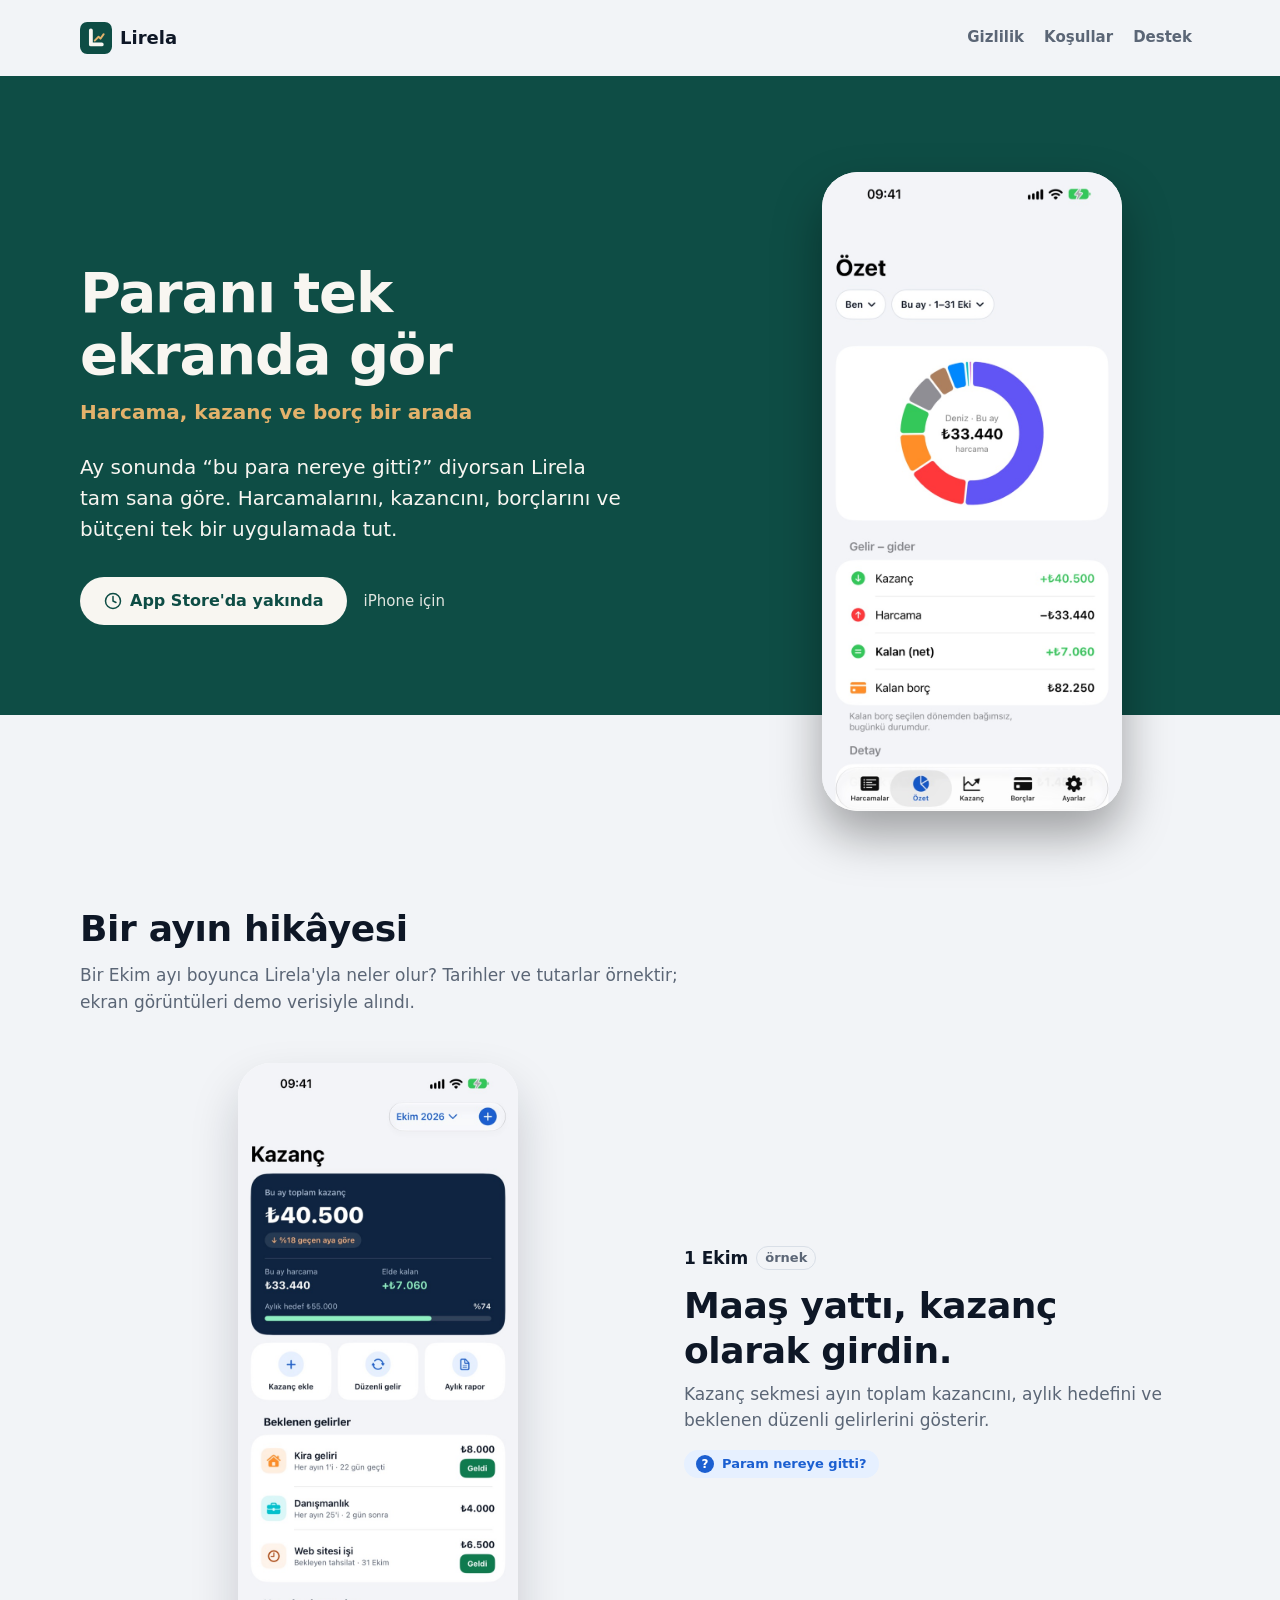
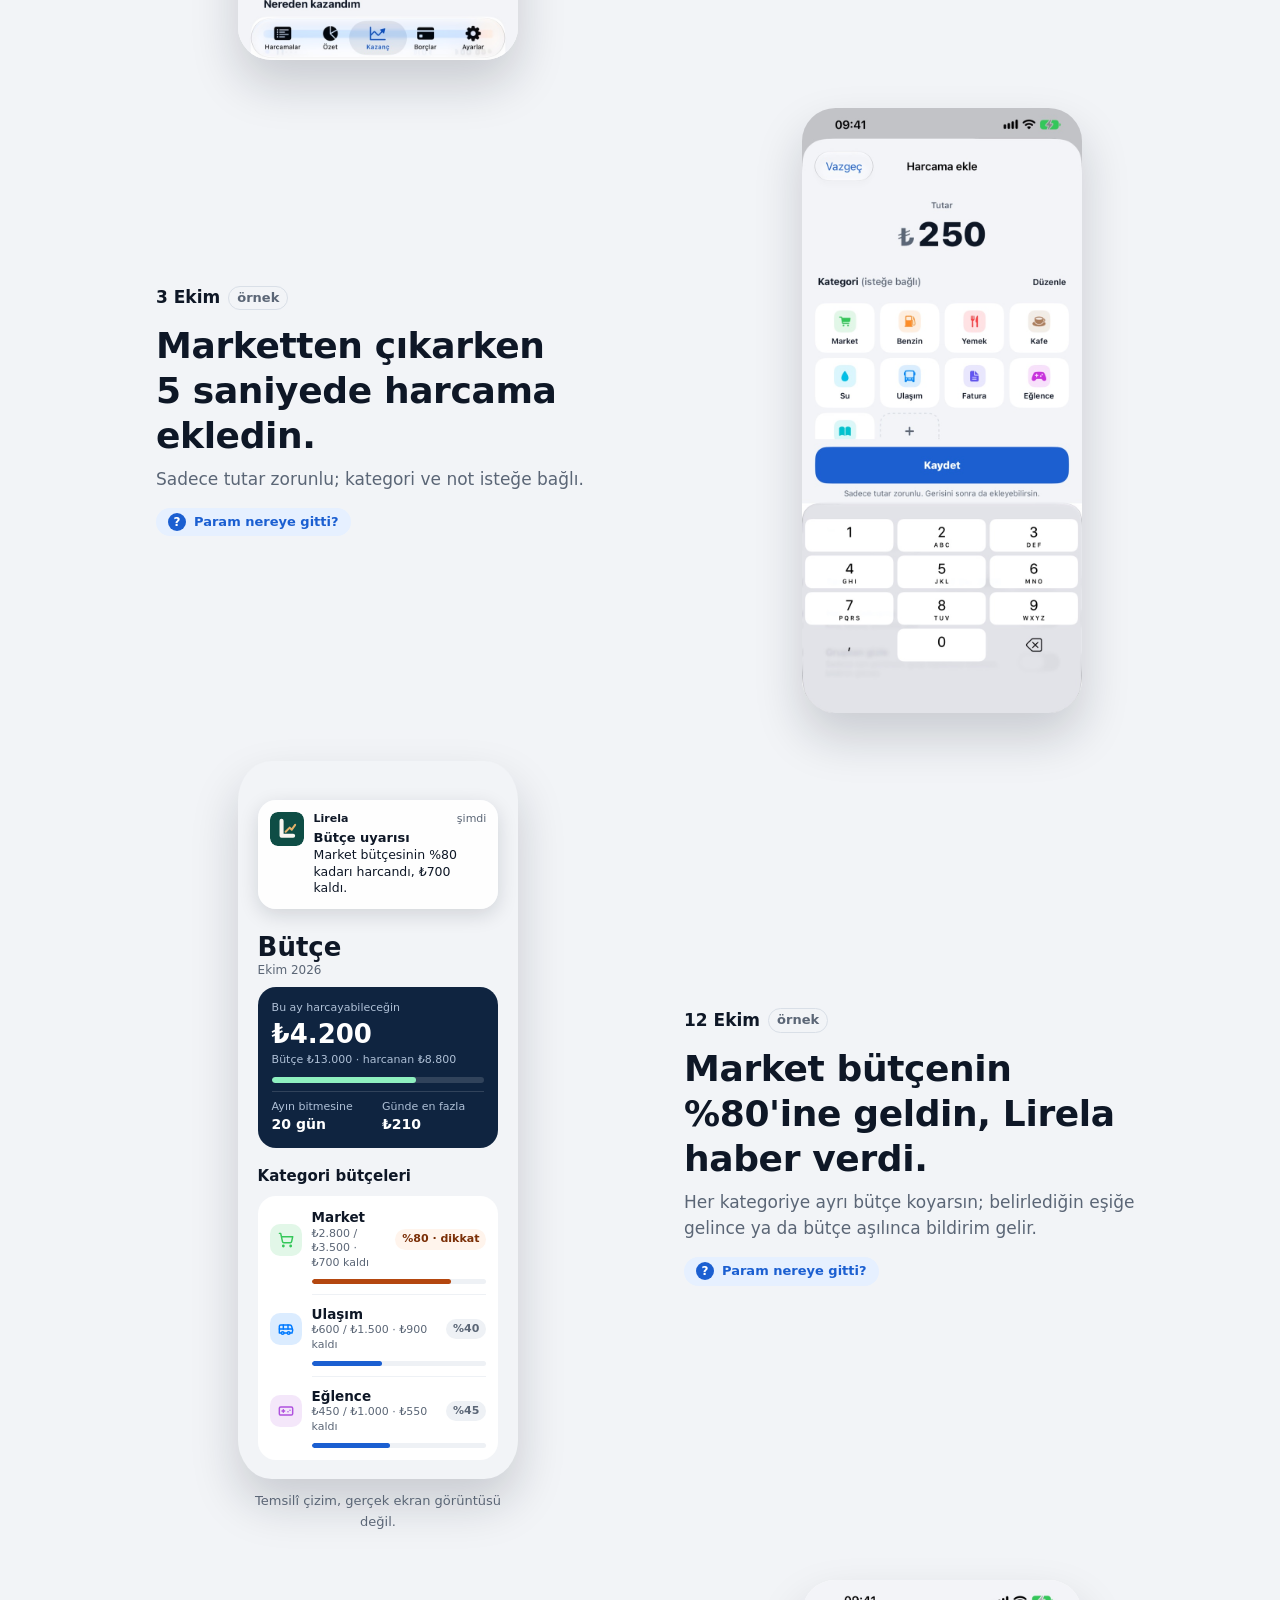
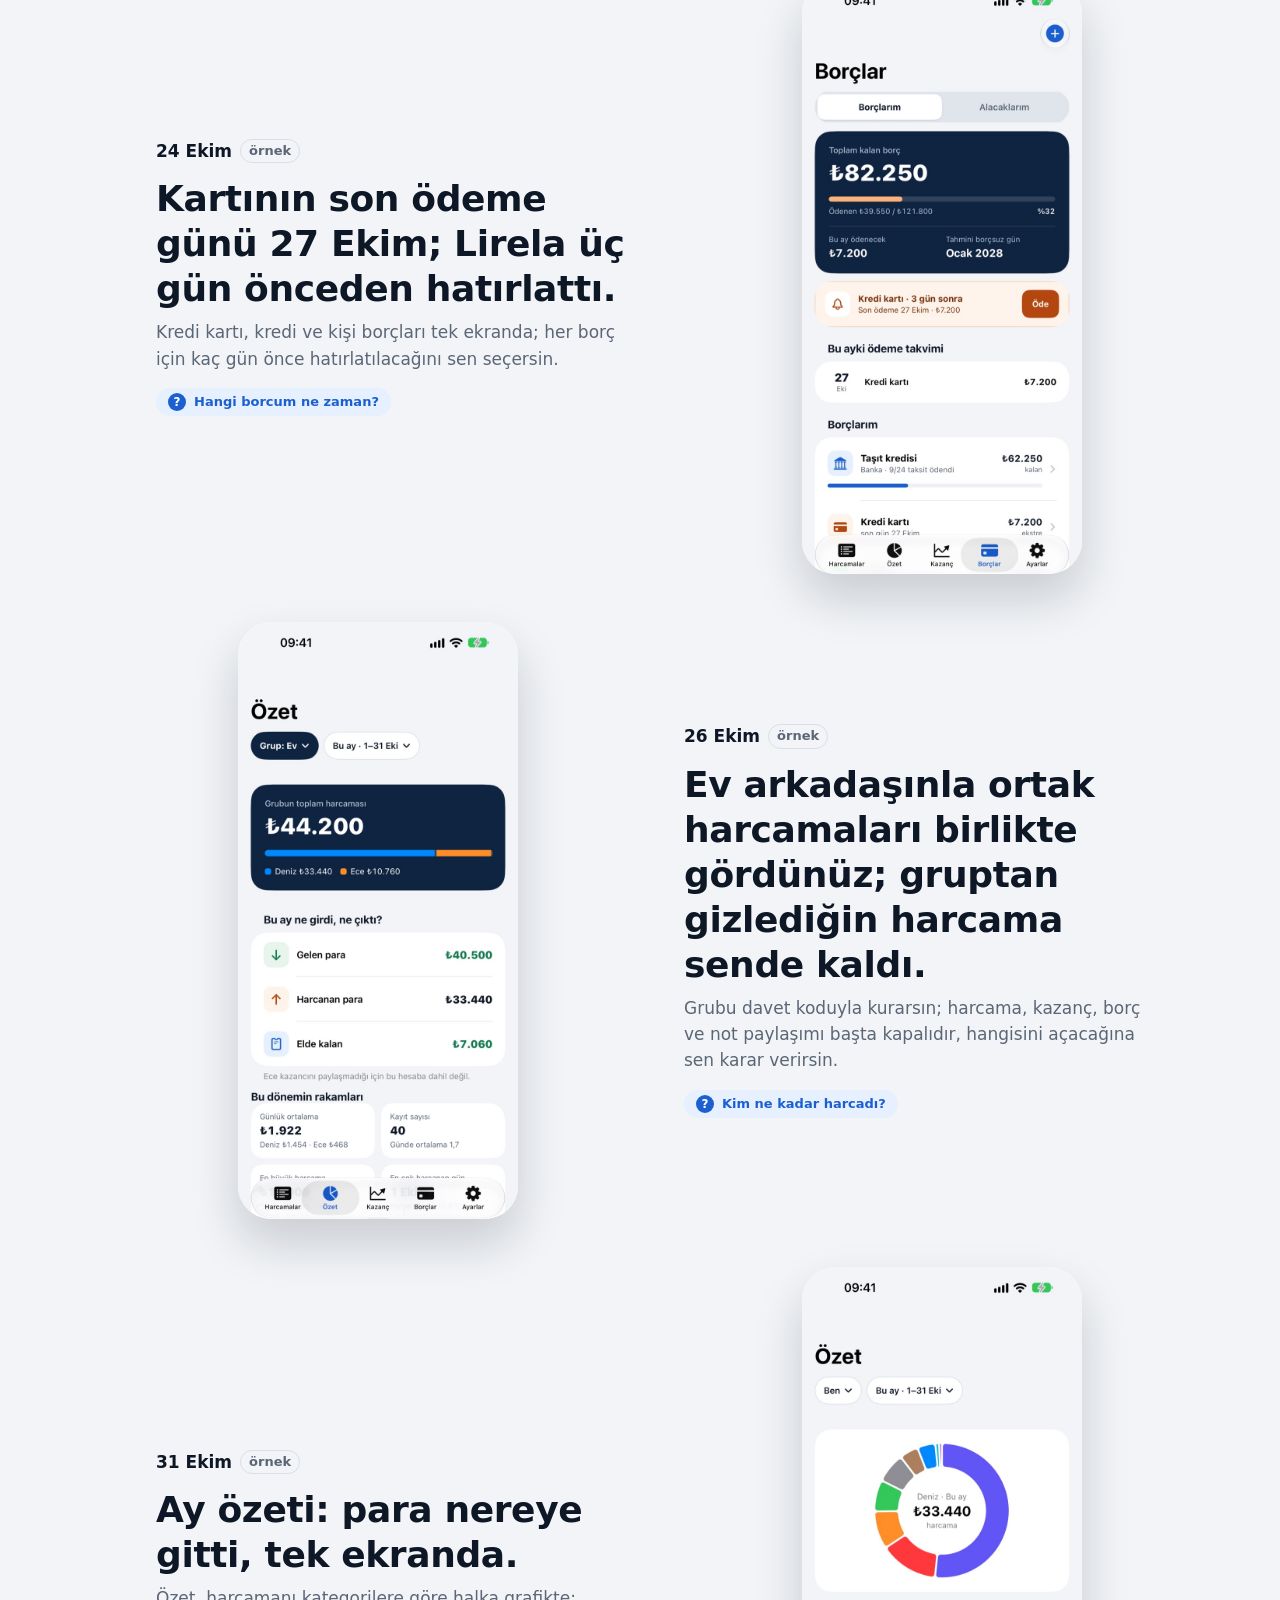
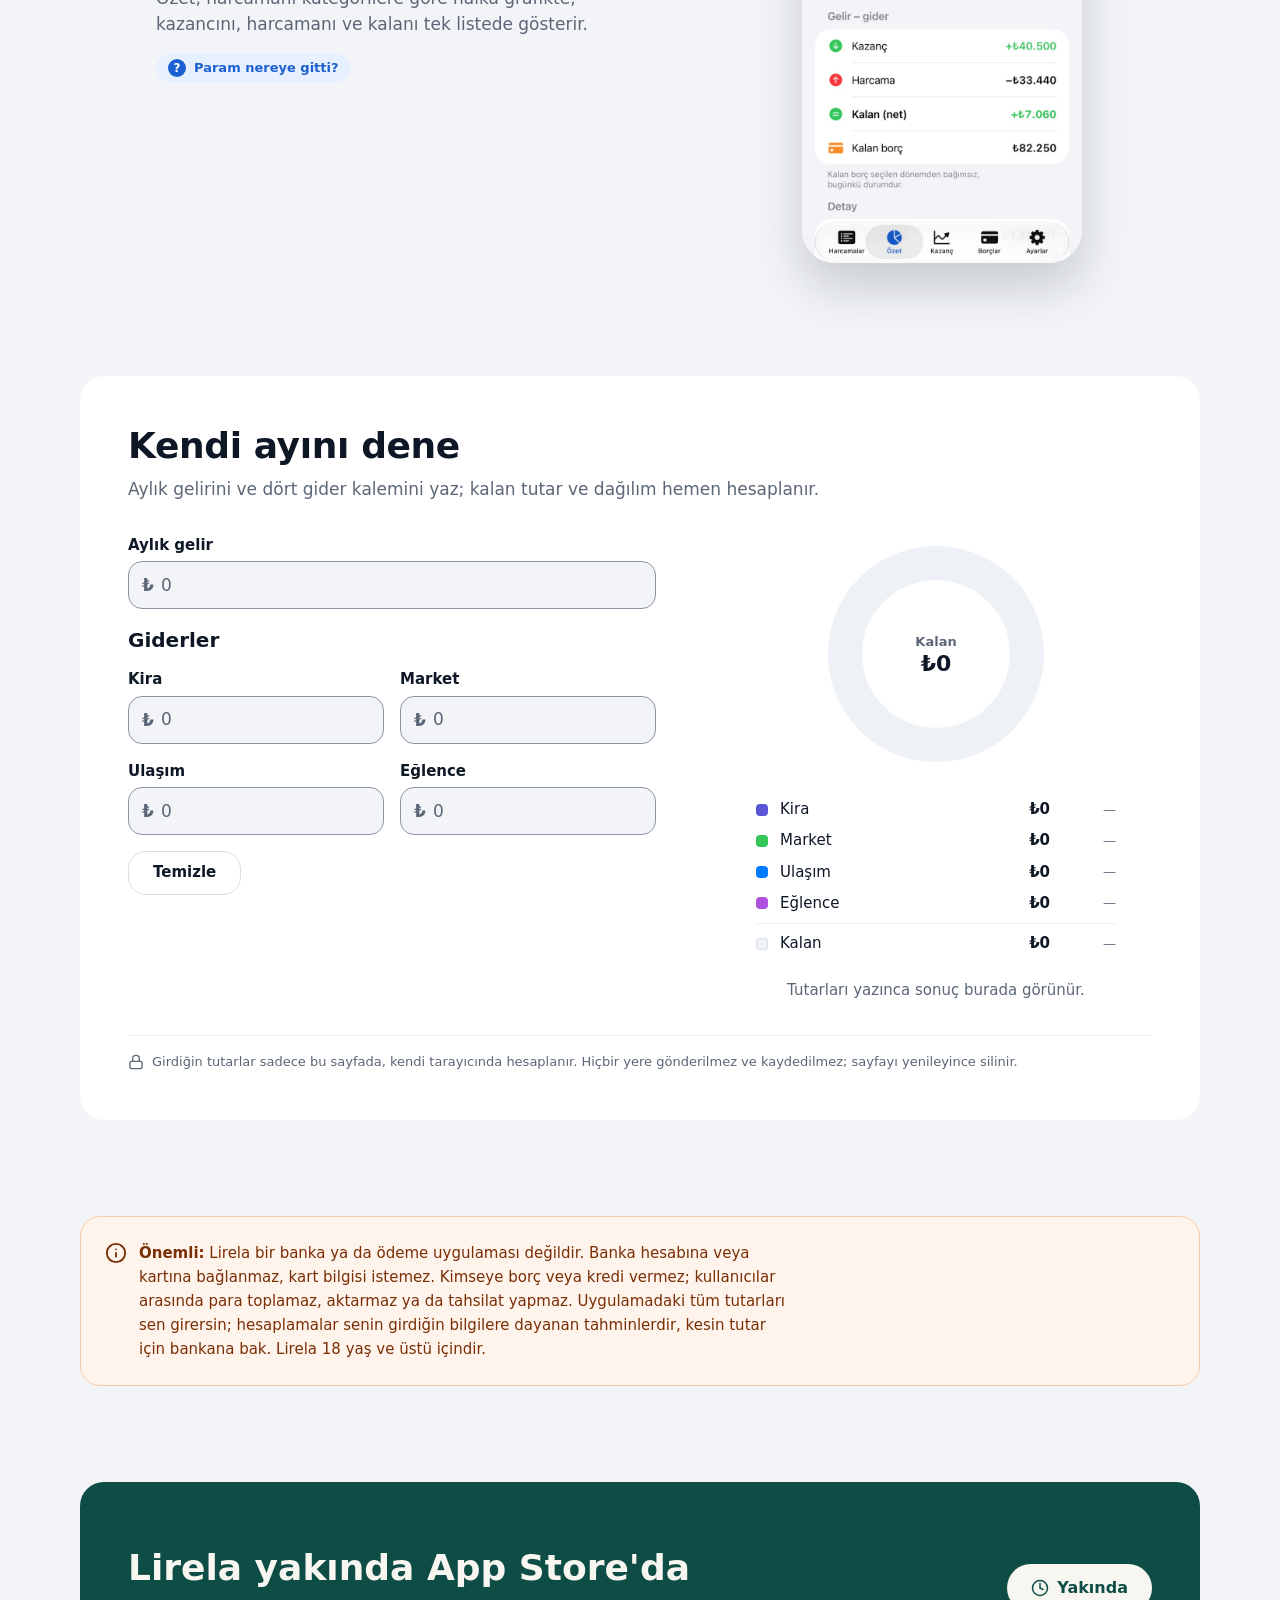
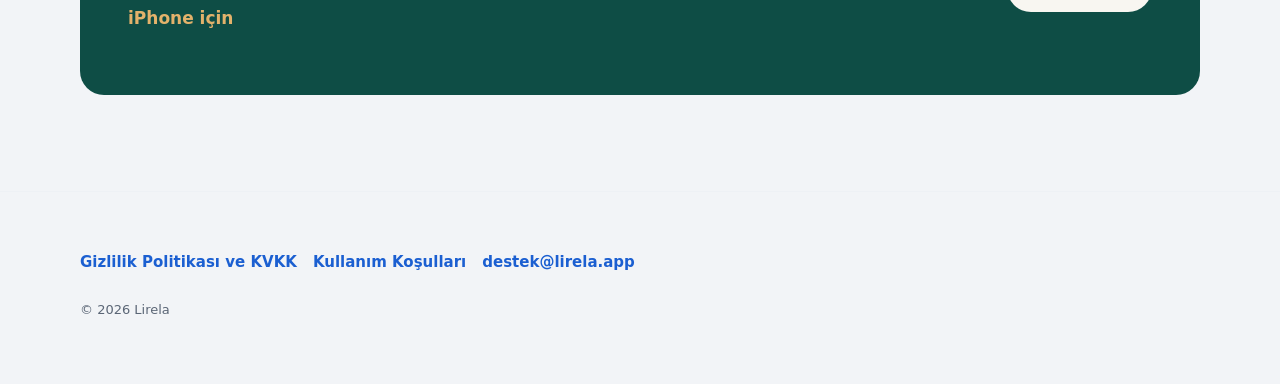
<file: index.html>
<!doctype html>
<html lang="tr">
<head>
  <meta charset="utf-8">
  <meta name="viewport" content="width=device-width, initial-scale=1">
  <title>Lirela — Harcama, borç ve bütçe takibi</title>
  <meta name="description" content="Lirela ile harcamalarını, kazancını, borçlarını ve bütçeni tek bir iPhone uygulamasında tut. Türkçe, TL ile.">
  <meta name="theme-color" content="#0E4D45">
  <meta name="color-scheme" content="light dark">
  <meta name="referrer" content="no-referrer">
  <link rel="icon" href="img/lirela.svg" type="image/svg+xml">
  <link rel="stylesheet" href="ana.css">
  <script>
    /* Hareket azaltma kapalıysa adımlar ekrana girerken belirsin (DESIGN.md §8 istisnası) */
    if (!(window.matchMedia && matchMedia('(prefers-reduced-motion: reduce)').matches) && 'IntersectionObserver' in window) {
      document.documentElement.classList.add('js-reveal');
    }
  </script>
</head>
<body>
  <a class="skip" href="#icerik">İçeriğe geç</a>

  <header class="site-header">
    <div class="container">
      <a class="brand" href="./" aria-label="Lirela ana sayfa">
        <img src="img/lirela.svg" alt="" width="32" height="32">
        <span>Lirela</span>
      </a>
      <nav class="nav" aria-label="Üst menü">
        <a href="https://lirela.app/gizlilik">Gizlilik</a>
        <a href="https://lirela.app/kosullar">Koşullar</a>
        <a href="mailto:destek@lirela.app">Destek</a>
      </nav>
    </div>
  </header>

  <main id="icerik">
    <section class="hero" aria-labelledby="baslik">
      <div class="container">
        <div>
          <h1 id="baslik">Paranı tek ekranda gör</h1>
          <p class="tagline">Harcama, kazanç ve borç bir arada</p>
          <p class="lead">Ay sonunda “bu para nereye gitti?” diyorsan Lirela tam sana göre. Harcamalarını, kazancını, borçlarını ve bütçeni tek bir uygulamada tut.</p>
          <div class="cta-row">
            <span class="soon">
              <svg viewBox="0 0 24 24" fill="none" stroke="currentColor" stroke-width="2" stroke-linecap="round" stroke-linejoin="round" aria-hidden="true"><circle cx="12" cy="12" r="10"/><path d="M12 6v6l4 2"/></svg>
              App Store'da yakında
            </span>
            <span class="platform">iPhone için</span>
          </div>
        </div>
        <img class="phone phone--tabbar hero-shot" src="img/1-ozet.jpg" width="720" height="1534" fetchpriority="high"
             alt="Lirela Özet ekranı: bu ayın harcama dağılımını gösteren halka grafik ve kazanç, harcama, kalan ve borç satırları (demo verisi).">
      </div>
    </section>

    <section class="section story" aria-labelledby="hikaye">
      <div class="container">
        <div class="section-head">
          <h2 id="hikaye">Bir ayın hikâyesi</h2>
          <p>Bir Ekim ayı boyunca Lirela'yla neler olur? Tarihler ve tutarlar örnektir; ekran görüntüleri demo verisiyle alındı.</p>
        </div>

        <ol class="steps" role="list">
          <li class="step">
            <div class="step-text">
              <p class="step-date"><time datetime="2026-10-01">1 Ekim</time> <span class="sample">örnek</span></p>
              <h3 class="step-title">Maaş yattı, kazanç olarak girdin.</h3>
              <p class="step-desc">Kazanç sekmesi ayın toplam kazancını, aylık hedefini ve beklenen düzenli gelirlerini gösterir.</p>
              <p class="step-q"><span class="visually-hidden">Cevap verdiği soru: </span>Param nereye gitti?</p>
            </div>
            <figure class="step-media">
              <img class="phone phone--tabbar" src="img/6-kazanc.jpg" width="720" height="1534" loading="lazy"
                   alt="Kazanç ekranı: bu ayın toplam kazancı, aylık hedef çubuğu ve beklenen düzenli gelirler (demo verisi).">
            </figure>
          </li>

          <li class="step">
            <div class="step-text">
              <p class="step-date"><time datetime="2026-10-03">3 Ekim</time> <span class="sample">örnek</span></p>
              <h3 class="step-title">Marketten çıkarken 5 saniyede harcama ekledin.</h3>
              <p class="step-desc">Sadece tutar zorunlu; kategori ve not isteğe bağlı.</p>
              <p class="step-q"><span class="visually-hidden">Cevap verdiği soru: </span>Param nereye gitti?</p>
            </div>
            <figure class="step-media">
              <img class="phone" src="img/2-harcama-ekle.jpg" width="720" height="1557" loading="lazy"
                   alt="Harcama ekle ekranı: ₺250 tutarı, isteğe bağlı kategoriler ve Kaydet düğmesi (demo verisi).">
            </figure>
          </li>

          <li class="step">
            <div class="step-text">
              <p class="step-date"><time datetime="2026-10-12">12 Ekim</time> <span class="sample">örnek</span></p>
              <h3 class="step-title">Market bütçenin %80'ine geldin, Lirela haber verdi.</h3>
              <p class="step-desc">Her kategoriye ayrı bütçe koyarsın; belirlediğin eşiğe gelince ya da bütçe aşılınca bildirim gelir.</p>
              <p class="step-q"><span class="visually-hidden">Cevap verdiği soru: </span>Param nereye gitti?</p>
            </div>
            <figure class="step-media">
              <div class="mock phone" role="img"
                   aria-label="Temsilî çizim: Lirela'dan 'Bütçe uyarısı: Market bütçesinin %80 kadarı harcandı, ₺700 kaldı.' bildirimi, bu ay harcanabilecek ₺4.200 ve kategori bütçeleri listesi; Market ₺2.800 / ₺3.500, %80 dikkat (örnek tutarlar).">
                <div class="mock-inner" aria-hidden="true">
                  <div class="mock-notif">
                    <img src="img/lirela.svg" alt="" width="34" height="34">
                    <div>
                      <div class="mock-notif-head"><b>Lirela</b><span>şimdi</span></div>
                      <div class="mock-notif-title">Bütçe uyarısı</div>
                      <div class="mock-notif-body">Market bütçesinin %80 kadarı harcandı, ₺700 kaldı.</div>
                    </div>
                  </div>
                  <div class="mock-title">Bütçe<small>Ekim 2026</small></div>
                  <div class="mock-hero">
                    <span class="mock-hero-label">Bu ay harcayabileceğin</span>
                    <span class="mock-hero-big num">₺4.200</span>
                    <span class="mock-hero-label num">Bütçe ₺13.000 · harcanan ₺8.800</span>
                    <span class="mock-hero-bar"><i style="width:68%"></i></span>
                    <span class="mock-hero-row">
                      <span><span class="mock-hero-label">Ayın bitmesine</span><b class="num">20 gün</b></span>
                      <span><span class="mock-hero-label">Günde en fazla</span><b class="num">₺210</b></span>
                    </span>
                  </div>
                  <div class="mock-section">Kategori bütçeleri</div>
                  <div class="mock-card">
                    <div class="mock-row">
                      <span class="mock-badge" style="--cat: var(--chart-market)"><svg viewBox="0 0 24 24" fill="none" stroke="currentColor" stroke-width="2.2" stroke-linecap="round" stroke-linejoin="round"><circle cx="8" cy="21" r="1"/><circle cx="19" cy="21" r="1"/><path d="M2.05 2.05h2l2.66 12.42a2 2 0 0 0 2 1.58h9.78a2 2 0 0 0 1.95-1.57l1.65-7.43H5.12"/></svg></span>
                      <span class="mock-name"><b>Market</b><span class="num">₺2.800 / ₺3.500 · ₺700 kaldı</span></span>
                      <span class="mock-pill mock-pill--warn num">%80 · dikkat</span>
                    </div>
                    <div class="mock-bar mock-bar--warn"><i style="width:80%"></i></div>
                    <div class="mock-sep"></div>
                    <div class="mock-row">
                      <span class="mock-badge" style="--cat: var(--chart-ulasim)"><svg viewBox="0 0 24 24" fill="none" stroke="currentColor" stroke-width="2.2" stroke-linecap="round" stroke-linejoin="round"><path d="M8 6v6"/><path d="M15 6v6"/><path d="M2 12h19.6"/><path d="M18 18h3s.5-1.7.8-2.8c.1-.4.2-.8.2-1.2 0-.4-.1-.8-.2-1.2l-1.4-5C20.1 6.8 19.1 6 18 6H4a2 2 0 0 0-2 2v10h3"/><circle cx="7" cy="18" r="2"/><path d="M9 18h5"/><circle cx="16" cy="18" r="2"/></svg></span>
                      <span class="mock-name"><b>Ulaşım</b><span class="num">₺600 / ₺1.500 · ₺900 kaldı</span></span>
                      <span class="mock-pill num">%40</span>
                    </div>
                    <div class="mock-bar"><i style="width:40%"></i></div>
                    <div class="mock-sep"></div>
                    <div class="mock-row">
                      <span class="mock-badge" style="--cat: var(--chart-eglence)"><svg viewBox="0 0 24 24" fill="none" stroke="currentColor" stroke-width="2.2" stroke-linecap="round" stroke-linejoin="round"><path d="M6 12h4"/><path d="M8 10v4"/><path d="M15 13h.01"/><path d="M18 11h.01"/><rect width="20" height="12" x="2" y="6" rx="2"/></svg></span>
                      <span class="mock-name"><b>Eğlence</b><span class="num">₺450 / ₺1.000 · ₺550 kaldı</span></span>
                      <span class="mock-pill num">%45</span>
                    </div>
                    <div class="mock-bar"><i style="width:45%"></i></div>
                  </div>
                </div>
              </div>
              <figcaption class="mock-caption">Temsilî çizim, gerçek ekran görüntüsü değil.</figcaption>
            </figure>
          </li>

          <li class="step">
            <div class="step-text">
              <p class="step-date"><time datetime="2026-10-24">24 Ekim</time> <span class="sample">örnek</span></p>
              <h3 class="step-title">Kartının son ödeme günü 27 Ekim; Lirela üç gün önceden hatırlattı.</h3>
              <p class="step-desc">Kredi kartı, kredi ve kişi borçları tek ekranda; her borç için kaç gün önce hatırlatılacağını sen seçersin.</p>
              <p class="step-q"><span class="visually-hidden">Cevap verdiği soru: </span>Hangi borcum ne zaman?</p>
            </div>
            <figure class="step-media">
              <img class="phone phone--tabbar phone--tabbar-1529" src="img/3-borc.jpg" width="720" height="1529" loading="lazy"
                   alt="Borçlar ekranı: toplam kalan borç, 'Kredi kartı · 3 gün sonra, son ödeme 27 Ekim' uyarısı ve borç listesi (demo verisi).">
            </figure>
          </li>

          <li class="step">
            <div class="step-text">
              <p class="step-date"><time datetime="2026-10-26">26 Ekim</time> <span class="sample">örnek</span></p>
              <h3 class="step-title">Ev arkadaşınla ortak harcamaları birlikte gördünüz; gruptan gizlediğin harcama sende kaldı.</h3>
              <p class="step-desc">Grubu davet koduyla kurarsın; harcama, kazanç, borç ve not paylaşımı başta kapalıdır, hangisini açacağına sen karar verirsin.</p>
              <p class="step-q"><span class="visually-hidden">Cevap verdiği soru: </span>Kim ne kadar harcadı?</p>
            </div>
            <figure class="step-media">
              <img class="phone phone--tabbar" src="img/4-grup.jpg" width="720" height="1534" loading="lazy"
                   alt="Grup özeti ekranı: 'Ev' grubunun toplam harcaması, kişilere göre dağılım ve bu ay gelen ile harcanan para (demo verisi).">
            </figure>
          </li>

          <li class="step">
            <div class="step-text">
              <p class="step-date"><time datetime="2026-10-31">31 Ekim</time> <span class="sample">örnek</span></p>
              <h3 class="step-title">Ay özeti: para nereye gitti, tek ekranda.</h3>
              <p class="step-desc">Özet, harcamanı kategorilere göre halka grafikte; kazancını, harcamanı ve kalanı tek listede gösterir.</p>
              <p class="step-q"><span class="visually-hidden">Cevap verdiği soru: </span>Param nereye gitti?</p>
            </div>
            <figure class="step-media">
              <img class="phone phone--tabbar" src="img/1-ozet.jpg" width="720" height="1534" loading="lazy"
                   alt="Özet ekranı: ayın harcama dağılımını gösteren halka grafik ve kazanç, harcama, kalan ve borç satırları (demo verisi).">
            </figure>
          </li>
        </ol>
      </div>
    </section>

    <section class="section" aria-labelledby="dene" style="padding-top:0">
      <div class="container">
        <div class="try">
          <div class="try-head">
            <h2 id="dene">Kendi ayını dene</h2>
            <p>Aylık gelirini ve dört gider kalemini yaz; kalan tutar ve dağılım hemen hesaplanır.</p>
          </div>

          <div class="try-grid">
            <form class="try-form" id="deneForm" novalidate autocomplete="off">
              <div class="field">
                <label for="f-gelir">Aylık gelir</label>
                <div class="money"><span aria-hidden="true">₺</span><input id="f-gelir" name="gelir" type="text" inputmode="decimal" placeholder="0" aria-describedby="e-gelir"></div>
                <p class="field-error" id="e-gelir" hidden></p>
              </div>
              <fieldset>
                <legend>Giderler</legend>
                <div class="field-grid">
                  <div class="field">
                    <label for="f-kira">Kira</label>
                    <div class="money"><span aria-hidden="true">₺</span><input id="f-kira" name="kira" type="text" inputmode="decimal" placeholder="0" aria-describedby="e-kira"></div>
                    <p class="field-error" id="e-kira" hidden></p>
                  </div>
                  <div class="field">
                    <label for="f-market">Market</label>
                    <div class="money"><span aria-hidden="true">₺</span><input id="f-market" name="market" type="text" inputmode="decimal" placeholder="0" aria-describedby="e-market"></div>
                    <p class="field-error" id="e-market" hidden></p>
                  </div>
                  <div class="field">
                    <label for="f-ulasim">Ulaşım</label>
                    <div class="money"><span aria-hidden="true">₺</span><input id="f-ulasim" name="ulasim" type="text" inputmode="decimal" placeholder="0" aria-describedby="e-ulasim"></div>
                    <p class="field-error" id="e-ulasim" hidden></p>
                  </div>
                  <div class="field">
                    <label for="f-eglence">Eğlence</label>
                    <div class="money"><span aria-hidden="true">₺</span><input id="f-eglence" name="eglence" type="text" inputmode="decimal" placeholder="0" aria-describedby="e-eglence"></div>
                    <p class="field-error" id="e-eglence" hidden></p>
                  </div>
                </div>
              </fieldset>
              <button class="btn-secondary" type="reset">Temizle</button>
            </form>

            <div class="try-result">
              <div class="donut-wrap">
                <svg class="donut" id="donut" viewBox="0 0 42 42" role="img" aria-labelledby="donutText">
                  <circle class="donut-track" cx="21" cy="21" r="15.915" fill="none" stroke-width="6"/>
                  <g id="donutSegs" transform="rotate(-90 21 21)"></g>
                </svg>
                <div class="donut-center">
                  <span class="donut-label" id="centerLabel">Kalan</span>
                  <span class="donut-value num" id="centerValue">₺0</span>
                </div>
              </div>
              <ul class="legend" id="legend" role="list">
                <li><span class="sw" style="--sw: var(--chart-kira)"></span><span>Kira</span><b class="num" data-k="kira">₺0</b><span class="pct num" data-p="kira">%0</span></li>
                <li><span class="sw" style="--sw: var(--chart-market)"></span><span>Market</span><b class="num" data-k="market">₺0</b><span class="pct num" data-p="market">%0</span></li>
                <li><span class="sw" style="--sw: var(--chart-ulasim)"></span><span>Ulaşım</span><b class="num" data-k="ulasim">₺0</b><span class="pct num" data-p="ulasim">%0</span></li>
                <li><span class="sw" style="--sw: var(--chart-eglence)"></span><span>Eğlence</span><b class="num" data-k="eglence">₺0</b><span class="pct num" data-p="eglence">%0</span></li>
                <li class="legend-rest"><span class="sw sw--rest"></span><span id="restName">Kalan</span><b class="num" id="restValue">₺0</b><span class="pct num" id="restPct">%0</span></li>
              </ul>
              <p class="try-status" id="donutText" aria-live="polite">Tutarları yazınca sonuç burada görünür.</p>
              <noscript><p class="try-status">Bu hesaplayıcı için tarayıcında JavaScript açık olmalı.</p></noscript>
            </div>
          </div>

          <p class="try-note">
            <svg viewBox="0 0 24 24" fill="none" stroke="currentColor" stroke-width="2" stroke-linecap="round" stroke-linejoin="round" aria-hidden="true"><rect width="18" height="11" x="3" y="11" rx="2"/><path d="M7 11V7a5 5 0 0 1 10 0v4"/></svg>
            Girdiğin tutarlar sadece bu sayfada, kendi tarayıcında hesaplanır. Hiçbir yere gönderilmez ve kaydedilmez; sayfayı yenileyince silinir.
          </p>
        </div>
      </div>
    </section>

    <section class="section" aria-label="Önemli bilgi" style="padding-top:0">
      <div class="container">
        <div class="notice">
          <svg viewBox="0 0 24 24" fill="none" stroke="currentColor" stroke-width="2" stroke-linecap="round" stroke-linejoin="round" aria-hidden="true"><circle cx="12" cy="12" r="10"/><path d="M12 16v-4"/><path d="M12 8h.01"/></svg>
          <p><strong>Önemli:</strong> Lirela bir banka ya da ödeme uygulaması değildir. Banka hesabına veya kartına bağlanmaz, kart bilgisi istemez. Kimseye borç veya kredi vermez; kullanıcılar arasında para toplamaz, aktarmaz ya da tahsilat yapmaz. Uygulamadaki tüm tutarları sen girersin; hesaplamalar senin girdiğin bilgilere dayanan tahminlerdir, kesin tutar için bankana bak. Lirela 18 yaş ve üstü içindir.</p>
        </div>
      </div>
    </section>

    <section class="section" aria-labelledby="yakinda" style="padding-top:0">
      <div class="container">
        <div class="cta-band">
          <h2 id="yakinda">Lirela yakında App Store'da</h2>
          <p>iPhone için</p>
          <span class="soon">
            <svg viewBox="0 0 24 24" fill="none" stroke="currentColor" stroke-width="2" stroke-linecap="round" stroke-linejoin="round" aria-hidden="true"><circle cx="12" cy="12" r="10"/><path d="M12 6v6l4 2"/></svg>
            Yakında
          </span>
        </div>
      </div>
    </section>
  </main>

  <footer class="site-footer">
    <div class="container">
      <nav aria-label="Alt menü">
        <ul role="list">
          <li><a href="https://lirela.app/gizlilik">Gizlilik Politikası ve KVKK</a></li>
          <li><a href="https://lirela.app/kosullar">Kullanım Koşulları</a></li>
          <li><a href="mailto:destek@lirela.app">destek@lirela.app</a></li>
        </ul>
      </nav>
      <p class="meta">© 2026 Lirela</p>
    </div>
  </footer>
  <script>
  /* Lirela deneme sayfası — dış kütüphane yok, hiçbir veri gönderilmez ya da kaydedilmez. */
  (function () {
    'use strict';

    /* 1) Bir ayın hikâyesi: adımlar ekrana girerken hafifçe belirir (DESIGN.md §8 istisnası).
          Hareket azaltma açıksa ya da tarayıcı desteklemiyorsa hiçbir şey yapılmaz, içerik hep görünür. */
    var reduce = window.matchMedia && window.matchMedia('(prefers-reduced-motion: reduce)').matches;
    if (!reduce && 'IntersectionObserver' in window) {
      var io = new IntersectionObserver(function (entries) {
        entries.forEach(function (e) {
          if (e.isIntersecting) { e.target.classList.add('is-visible'); io.unobserve(e.target); }
        });
      }, { threshold: 0.12 });
      document.querySelectorAll('.step').forEach(function (s) { io.observe(s); });
    } else {
      document.documentElement.classList.remove('js-reveal');
    }

    /* 2) Kendi ayını dene */
    var form = document.getElementById('deneForm');
    if (!form) return;
    var KEYS = ['kira', 'market', 'ulasim', 'eglence'];
    var MAX = 1e9;
    var nf0 = new Intl.NumberFormat('tr-TR', { maximumFractionDigits: 0 });
    var nf2 = new Intl.NumberFormat('tr-TR', { minimumFractionDigits: 2, maximumFractionDigits: 2 });
    // Kuruş yoksa yazılmaz (₺31.420), varsa iki hane (₺6.500,50) — DESIGN.md §11
    var num = function (v) { v = Math.round(Math.abs(v) * 100) / 100; return (v % 1 === 0 ? nf0 : nf2).format(v); };
    var tl = function (v) { return (v < 0 ? '−₺' : '₺') + num(v); };
    var pct = function (v) { return '%' + Math.round(v * 100); };

    // Türkçe biçimle yazılan tutarı sayıya çevirir: "15.000", "15.000,50", "1500", "₺ 2.300"
    function parse(raw) {
      var s = String(raw || '').replace(/₺|\s/g, '');
      if (s === '') return { v: 0 };
      if (/[-−]/.test(s)) return { v: 0, err: 'Eksi tutar olmaz; 0 ya da daha büyük bir tutar yaz.' };
      if (s.indexOf(',') === -1 && /^\d+\.\d{1,2}$/.test(s)) s = s.replace('.', ',');  // "12.5" → 12,5
      if (!/^\d{1,3}(\.\d{3})*(,\d{1,2})?$|^\d+(,\d{1,2})?$/.test(s)) return { v: 0, err: 'Sadece rakam yaz (ör. 15.000 ya da 15.000,50).' };
      var v = Number(s.replace(/\./g, '').replace(',', '.'));
      if (!isFinite(v)) return { v: 0, err: 'Geçerli bir tutar yaz.' };
      if (v > MAX) return { v: 0, err: 'Bu tutar çok büyük.' };
      return { v: v };
    }

    function field(name) { return form.elements[name]; }
    function showError(name, msg) {
      var input = field(name), el = document.getElementById('e-' + name);
      if (msg) { el.textContent = msg; el.hidden = false; input.setAttribute('aria-invalid', 'true'); }
      else { el.textContent = ''; el.hidden = true; input.removeAttribute('aria-invalid'); }
    }

    var segs = document.getElementById('donutSegs');
    var SVGNS = 'http://www.w3.org/2000/svg';
    var COLORS = { kira: 'var(--chart-kira)', market: 'var(--chart-market)', ulasim: 'var(--chart-ulasim)', eglence: 'var(--chart-eglence)', rest: 'var(--chart-rest)' };
    var NAMES = { kira: 'kira', market: 'market', ulasim: 'ulaşım', eglence: 'eğlence' };

    function drawDonut(parts) {
      while (segs.firstChild) segs.removeChild(segs.firstChild);
      var shown = parts.filter(function (p) { return p.share > 0; });
      var gap = shown.length > 1 ? 0.8 : 0;
      var offset = 0;
      shown.forEach(function (p) {
        var len = p.share * 100;
        var c = document.createElementNS(SVGNS, 'circle');
        c.setAttribute('cx', '21'); c.setAttribute('cy', '21'); c.setAttribute('r', '15.915');
        c.setAttribute('fill', 'none'); c.setAttribute('stroke-width', '6');
        c.setAttribute('stroke-dasharray', Math.max(len - gap, 0.01) + ' ' + (100 - Math.max(len - gap, 0.01)));
        c.setAttribute('stroke-dashoffset', String(-offset));
        c.style.stroke = COLORS[p.key];
        segs.appendChild(c);
        offset += len;
      });
    }

    var statusTimer;
    function update() {
      // Tüm hesap tam sayı kuruşla yapılır; 0,1 + 0,2 gibi ondalık yuvarlama farkı "Açık −₺0" göstermesin
      var g = parse(field('gelir').value);
      showError('gelir', g.err);
      var income = Math.round(g.v * 100), vals = {}, spent = 0, anyErr = !!g.err;
      KEYS.forEach(function (k) {
        var r = parse(field(k).value);
        showError(k, r.err);
        if (r.err) anyErr = true;
        vals[k] = Math.round(r.v * 100); spent += vals[k];
      });
      var rest = income - spent;
      var base = Math.max(income, spent);
      var T = function (kurus) { return tl(kurus / 100); };
      var P = function (part, whole) { var p = part / whole; return p > 9.99 ? '>%999' : pct(p); };

      KEYS.forEach(function (k) {
        document.querySelector('[data-k="' + k + '"]').textContent = T(vals[k]);
        document.querySelector('[data-p="' + k + '"]').textContent = income > 0 ? P(vals[k], income) : '—';
      });

      var restName = document.getElementById('restName');
      var restValue = document.getElementById('restValue');
      var restPct = document.getElementById('restPct');
      var centerLabel = document.getElementById('centerLabel');
      var centerValue = document.getElementById('centerValue');
      var status = document.getElementById('donutText');
      var wrap = document.querySelector('.try-result');

      var parts = KEYS.map(function (k) { return { key: k, share: base > 0 ? vals[k] / base : 0 }; });
      if (rest > 0) parts.push({ key: 'rest', share: rest / base });
      drawDonut(parts);

      var over = rest < 0 && income > 0;
      wrap.classList.toggle('is-over', over);
      restName.textContent = over ? 'Açık' : 'Kalan';
      centerLabel.textContent = over ? 'Açık' : 'Kalan';
      restValue.textContent = income > 0 || spent === 0 ? T(rest) : '—';
      restPct.textContent = income > 0 ? P(Math.abs(rest), income) : '—';
      centerValue.textContent = T(rest);
      if (income === 0 && spent > 0) {          // gelir yokken "açık" demek yanıltır; toplam gideri göster
        centerLabel.textContent = 'Toplam gider';
        centerValue.textContent = T(spent);
      }
      var len = centerValue.textContent.length;
      centerValue.classList.toggle('is-long', len > 9 && len <= 13);
      centerValue.classList.toggle('is-xlong', len > 13);

      var msg;
      if (g.err) {
        msg = 'Gelir tutarını düzelt; sonuç ona göre hesaplanacak.';
      } else if (income === 0 && spent === 0) {
        msg = anyErr ? 'Hatalı alanları düzelt; sonuç burada görünür.' : 'Tutarları yazınca sonuç burada görünür.';
      } else if (income === 0) {
        msg = 'Gelir girmedin; giderlerin toplamı ' + T(spent) + '.';
      } else if (rest < 0) {
        msg = 'Giderlerin (' + T(spent) + ') gelirini ' + T(-rest) + ' aşıyor.';
      } else {
        var big = KEYS.slice().sort(function (a, b) { return vals[b] - vals[a]; })[0];
        msg = 'Gelirin ' + T(income) + ', giderlerin ' + T(spent) + '; elinde ' + T(rest) + ' kalıyor.' +
          (vals[big] > 0 ? ' En büyük kalem ' + NAMES[big] + '.' : '');
      }
      if (anyErr && !g.err && (income > 0 || spent > 0)) msg = 'Hatalı alanı düzelt. ' + msg;
      // Durum satırı ekran okuyucuya okunur (aria-live); her tuşta konuşmasın diye kısa gecikmeyle yazılır
      clearTimeout(statusTimer);
      statusTimer = setTimeout(function () { status.textContent = msg; }, 400);
    }

    form.addEventListener('input', update);
    form.addEventListener('submit', function (e) { e.preventDefault(); });
    form.addEventListener('reset', function () { setTimeout(update, 0); });
    // Alandan çıkınca tutarı Türkçe biçimde göster (15000 → 15.000)
    form.addEventListener('focusout', function (e) {
      var t = e.target;
      if (t.tagName !== 'INPUT') return;
      var r = parse(t.value);
      if (!r.err && t.value.trim() !== '') t.value = num(r.v);
    });
    update();
  })();
  </script>
</body>
</html>
</file>
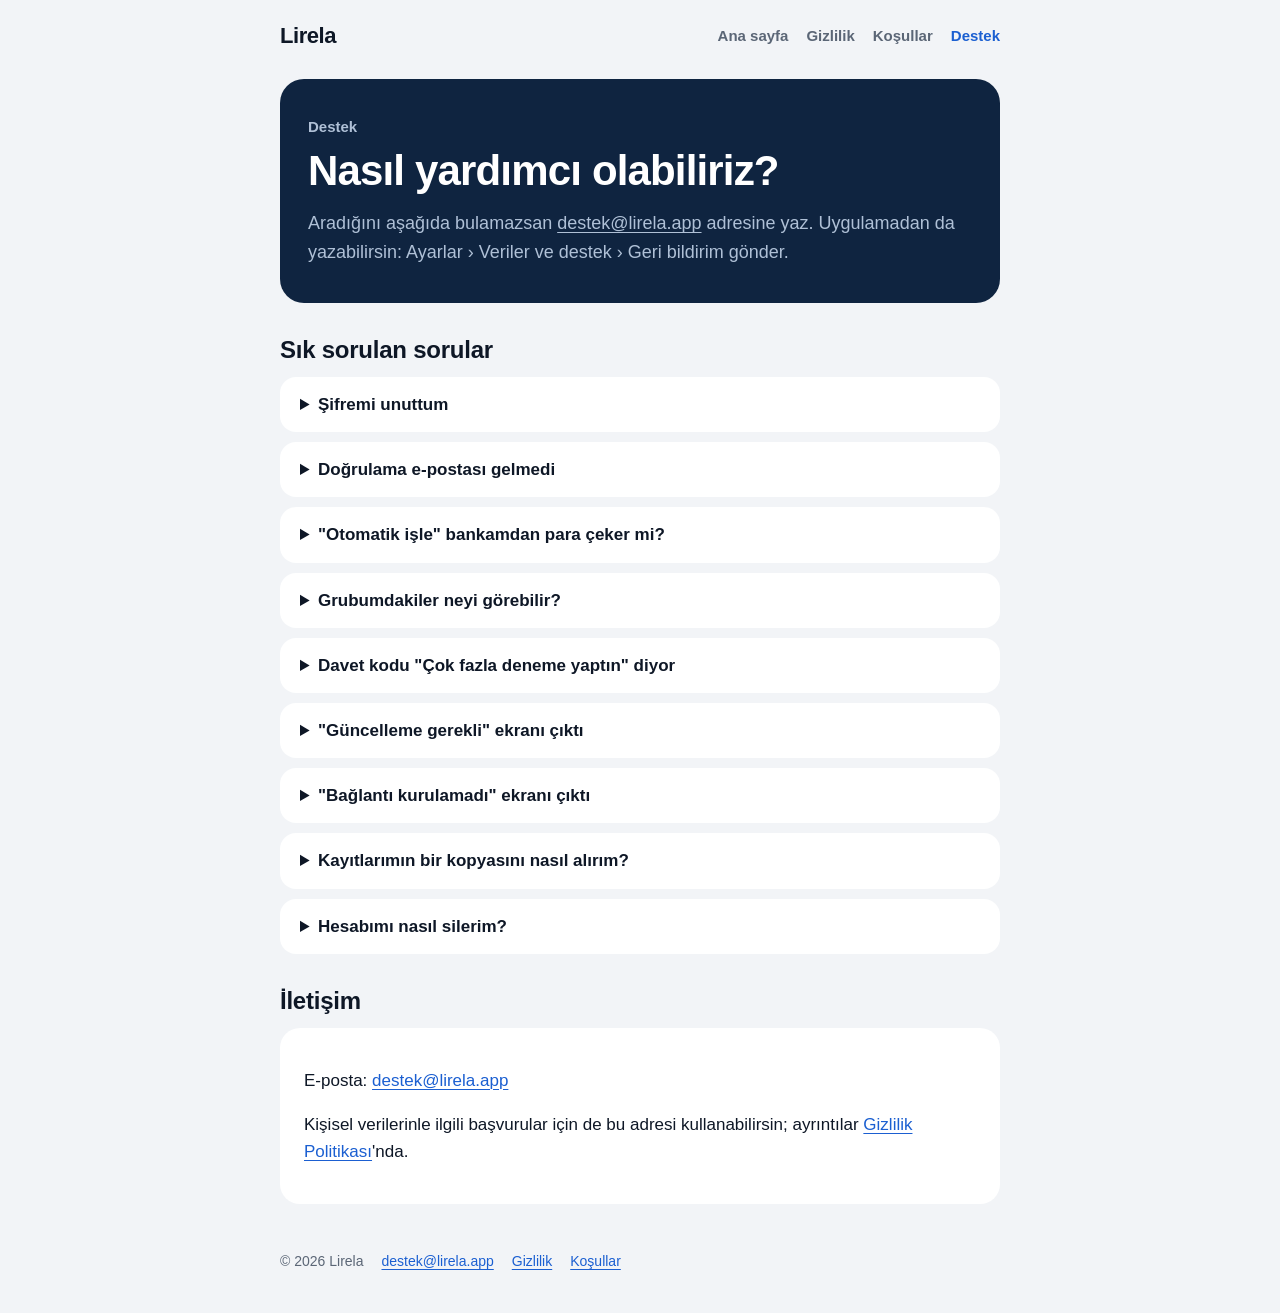
<file: destek/index.html>
<!doctype html>
<html lang="tr">
<head>
<meta charset="utf-8">
<meta name="viewport" content="width=device-width, initial-scale=1">
<title>Destek · Lirela</title>
<meta name="description" content="Lirela sık sorulan sorular ve iletişim.">
<meta name="color-scheme" content="light dark">
<meta name="referrer" content="no-referrer">
<link rel="stylesheet" href="/style.css">
</head>
<body>
<header class="site-header"><div class="wrap"><a class="brand" href="/">Lirela</a><nav class="nav"><a href="/">Ana sayfa</a><a href="/gizlilik/">Gizlilik</a><a href="/kosullar/">Koşullar</a><a href="/destek/" aria-current="page">Destek</a></nav></div></header>
<main class="wrap">

<section class="hero">
  <p class="eyebrow">Destek</p>
  <h1>Nasıl yardımcı olabiliriz?</h1>
  <p>Aradığını aşağıda bulamazsan <a href="mailto:destek@lirela.app" style="color:inherit">destek@lirela.app</a> adresine yaz. Uygulamadan da yazabilirsin: Ayarlar › Veriler ve destek › Geri bildirim gönder.</p>
</section>

<h2>Sık sorulan sorular</h2>

<details>
  <summary>Şifremi unuttum</summary>
  <p>Giriş ekranında "Şifremi unuttum"a bas, e-posta adresini yaz. Gelen e-postadaki bağlantıya Lirela'nın yüklü olduğu telefonda bas ve yeni şifreni gir. Bağlantı 1 saat geçerlidir. Güvenlik için, adres kayıtlı olmasa da aynı mesaj gösterilir.</p>
</details>

<details>
  <summary>Doğrulama e-postası gelmedi</summary>
  <p>Spam ya da gereksiz klasörüne bak. Gelmediyse doğrulama ekranındaki "Bağlantıyı tekrar gönder"e bas. E-postası 7 gün içinde doğrulanmayan hesaplar otomatik olarak silinir; o zaman yeniden kayıt olabilirsin.</p>
</details>

<details>
  <summary>"Otomatik işle" bankamdan para çeker mi?</summary>
  <p>Hayır. "Otomatik işle", vade gününde yalnızca uygulamadaki taksit kaydını "ödendi" olarak işler. Bankandan para çekilmez; ödemeyi bankanda kendin yaparsın.</p>
</details>

<details>
  <summary>Grubumdakiler neyi görebilir?</summary>
  <p>Her grupta harcamalarını, kazancını, borçlarını ve notlarını ayrı ayrı paylaşıp paylaşmayacağını sen seçersin; notlar başta kapalıdır. "Gruptan gizle" işaretlediğin kayıtlar hiçbir grupta görünmez. Grup üyeleri kayıtlarını değiştiremez.</p>
</details>

<details>
  <summary>Davet kodu "Çok fazla deneme yaptın" diyor</summary>
  <p>Güvenlik için bir saatte en fazla 10 kez yanlış kod girilebilir. Bir saat bekle ve kodu grubun yöneticisinden tekrar iste.</p>
</details>

<details>
  <summary>"Güncelleme gerekli" ekranı çıktı</summary>
  <p>Kullandığın sürüm artık desteklenmiyor. "Güncelle"ye bas, yeni sürümü yükle ve uygulamayı yeniden aç. Kayıtların sunucuda durduğu için hiçbir şey kaybolmaz.</p>
</details>

<details>
  <summary>"Bağlantı kurulamadı" ekranı çıktı</summary>
  <p>Uygulama açılırken internet yoksa kayıtların yüklenemez. Kayıtların silinmemiştir. Bağlantını kontrol et ve "Tekrar dene"ye bas.</p>
</details>

<details>
  <summary>Kayıtlarımın bir kopyasını nasıl alırım?</summary>
  <p>Ayarlar › Veriler ve destek › "Excel olarak dışa aktar". Dosyada sadece kendi harcama ve kazançların bulunur.</p>
</details>

<details>
  <summary>Hesabımı nasıl silerim?</summary>
  <p>Ayarlar'ın en altındaki "Hesabı sil"e bas, onay için SİL yaz ve şifreni gir. Hesabın ve tüm kayıtların kalıcı olarak silinir; bu işlem geri alınamaz.</p>
</details>

<h2>İletişim</h2>
<div class="card">
  <p>E-posta: <a href="mailto:destek@lirela.app">destek@lirela.app</a></p>
  <p>Kişisel verilerinle ilgili başvurular için de bu adresi kullanabilirsin; ayrıntılar <a href="/gizlilik/">Gizlilik Politikası</a>'nda.</p>
</div>

</main>
<footer class="site-footer"><div class="wrap"><span>© 2026 Lirela</span><a href="mailto:destek@lirela.app">destek@lirela.app</a><a href="/gizlilik/">Gizlilik</a><a href="/kosullar/">Koşullar</a></div></footer>
</body>
</html>
</file>
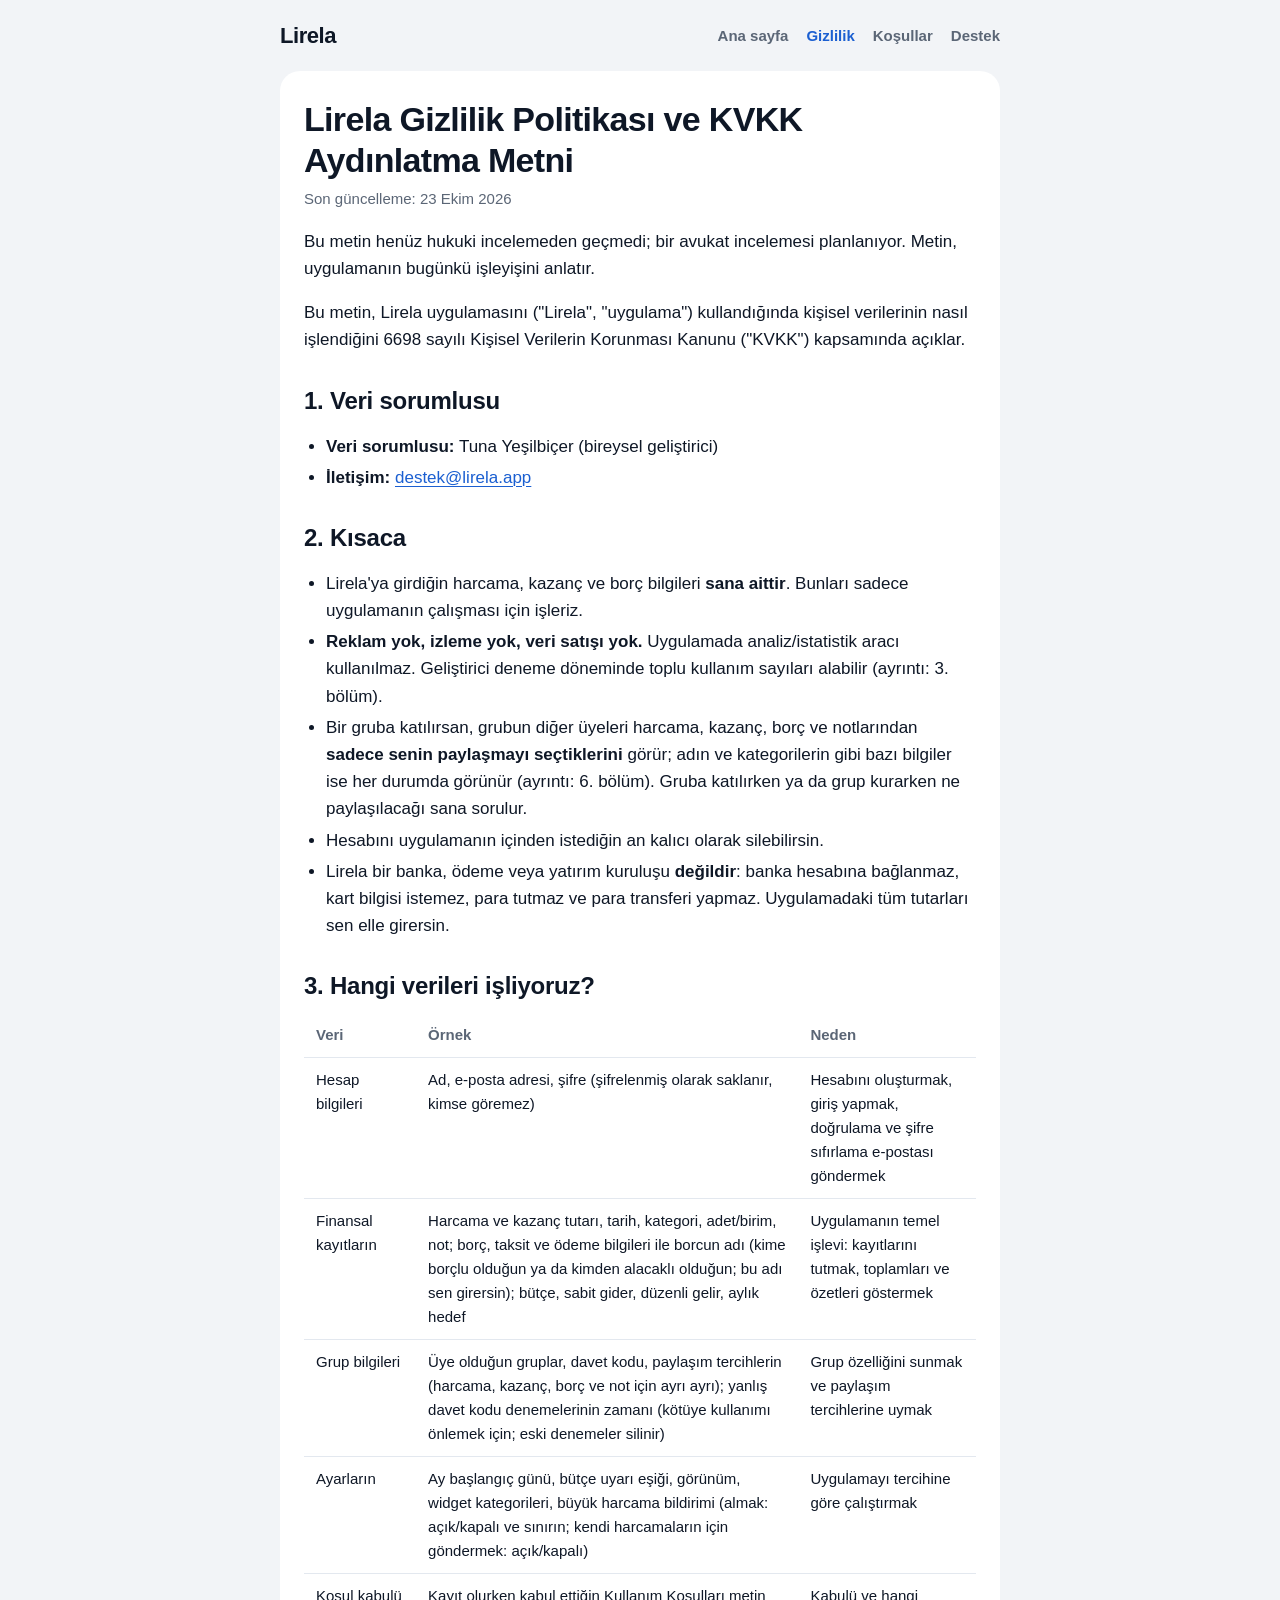
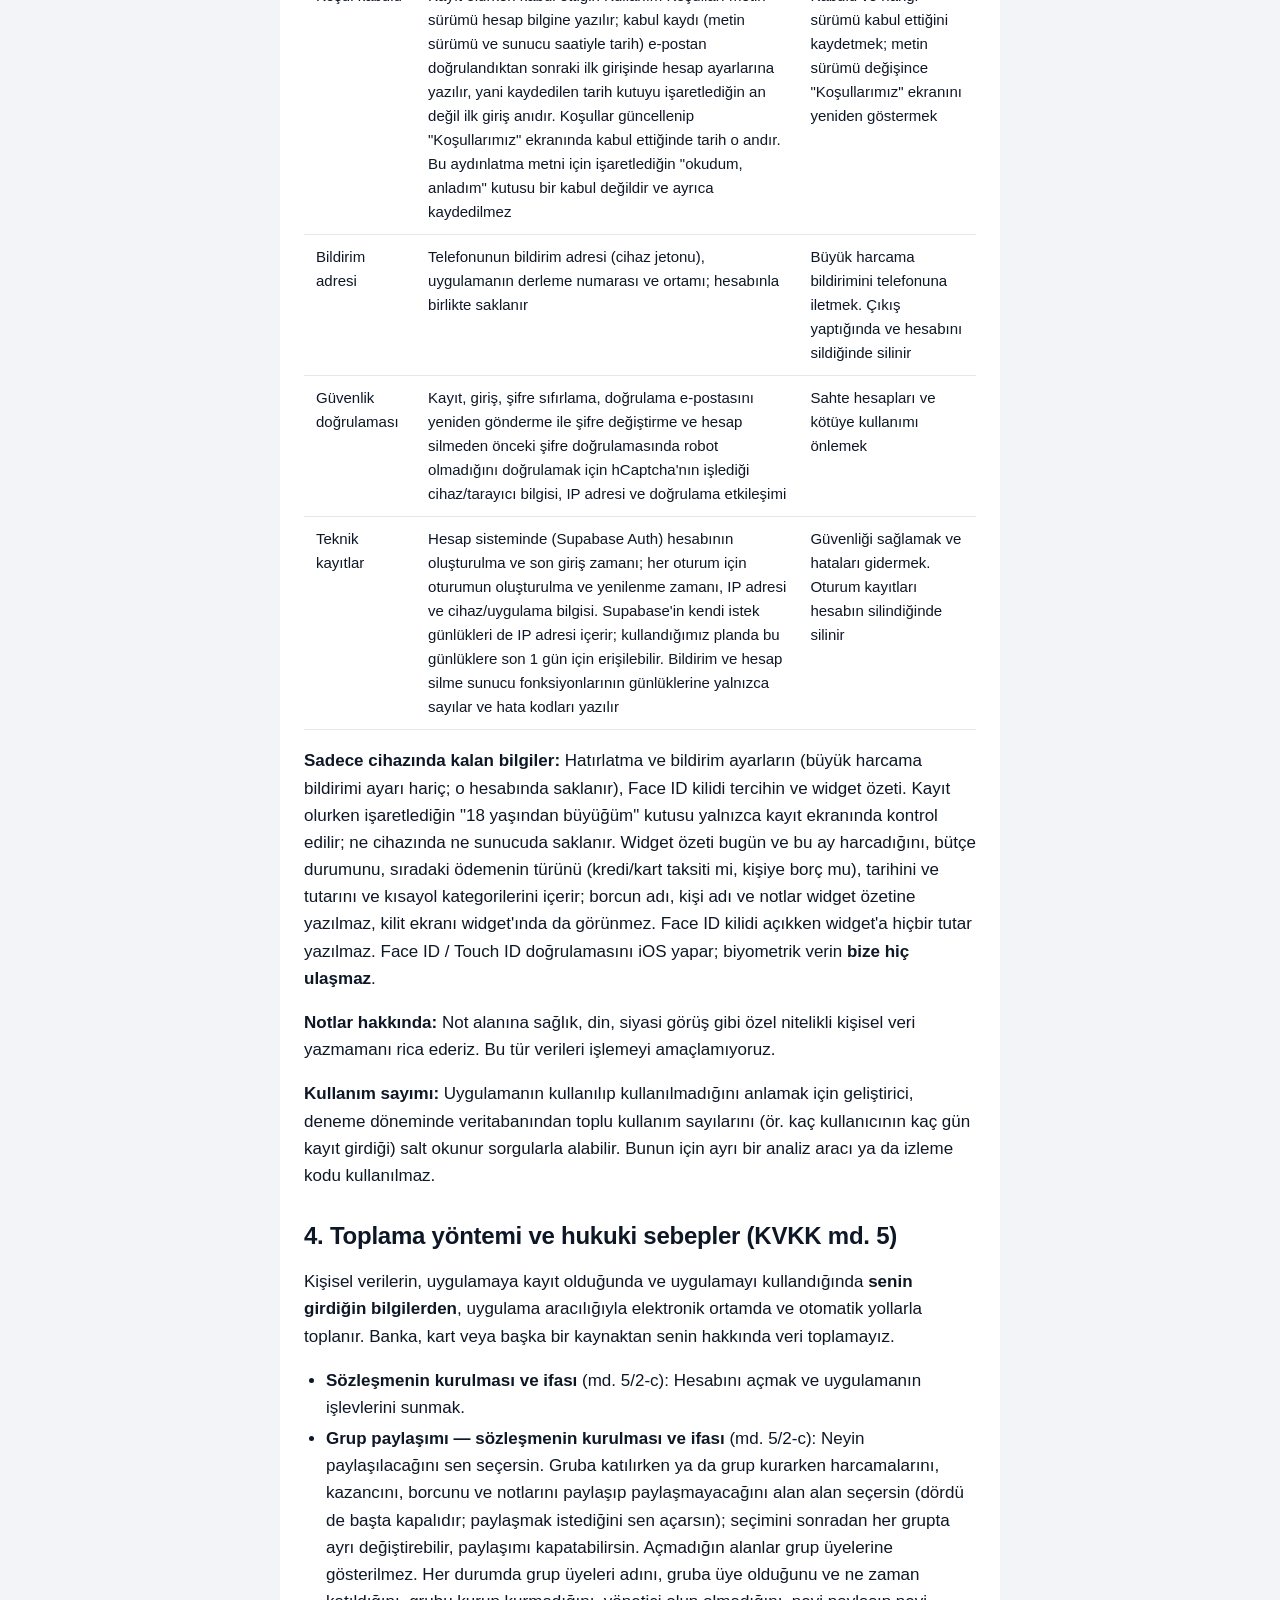
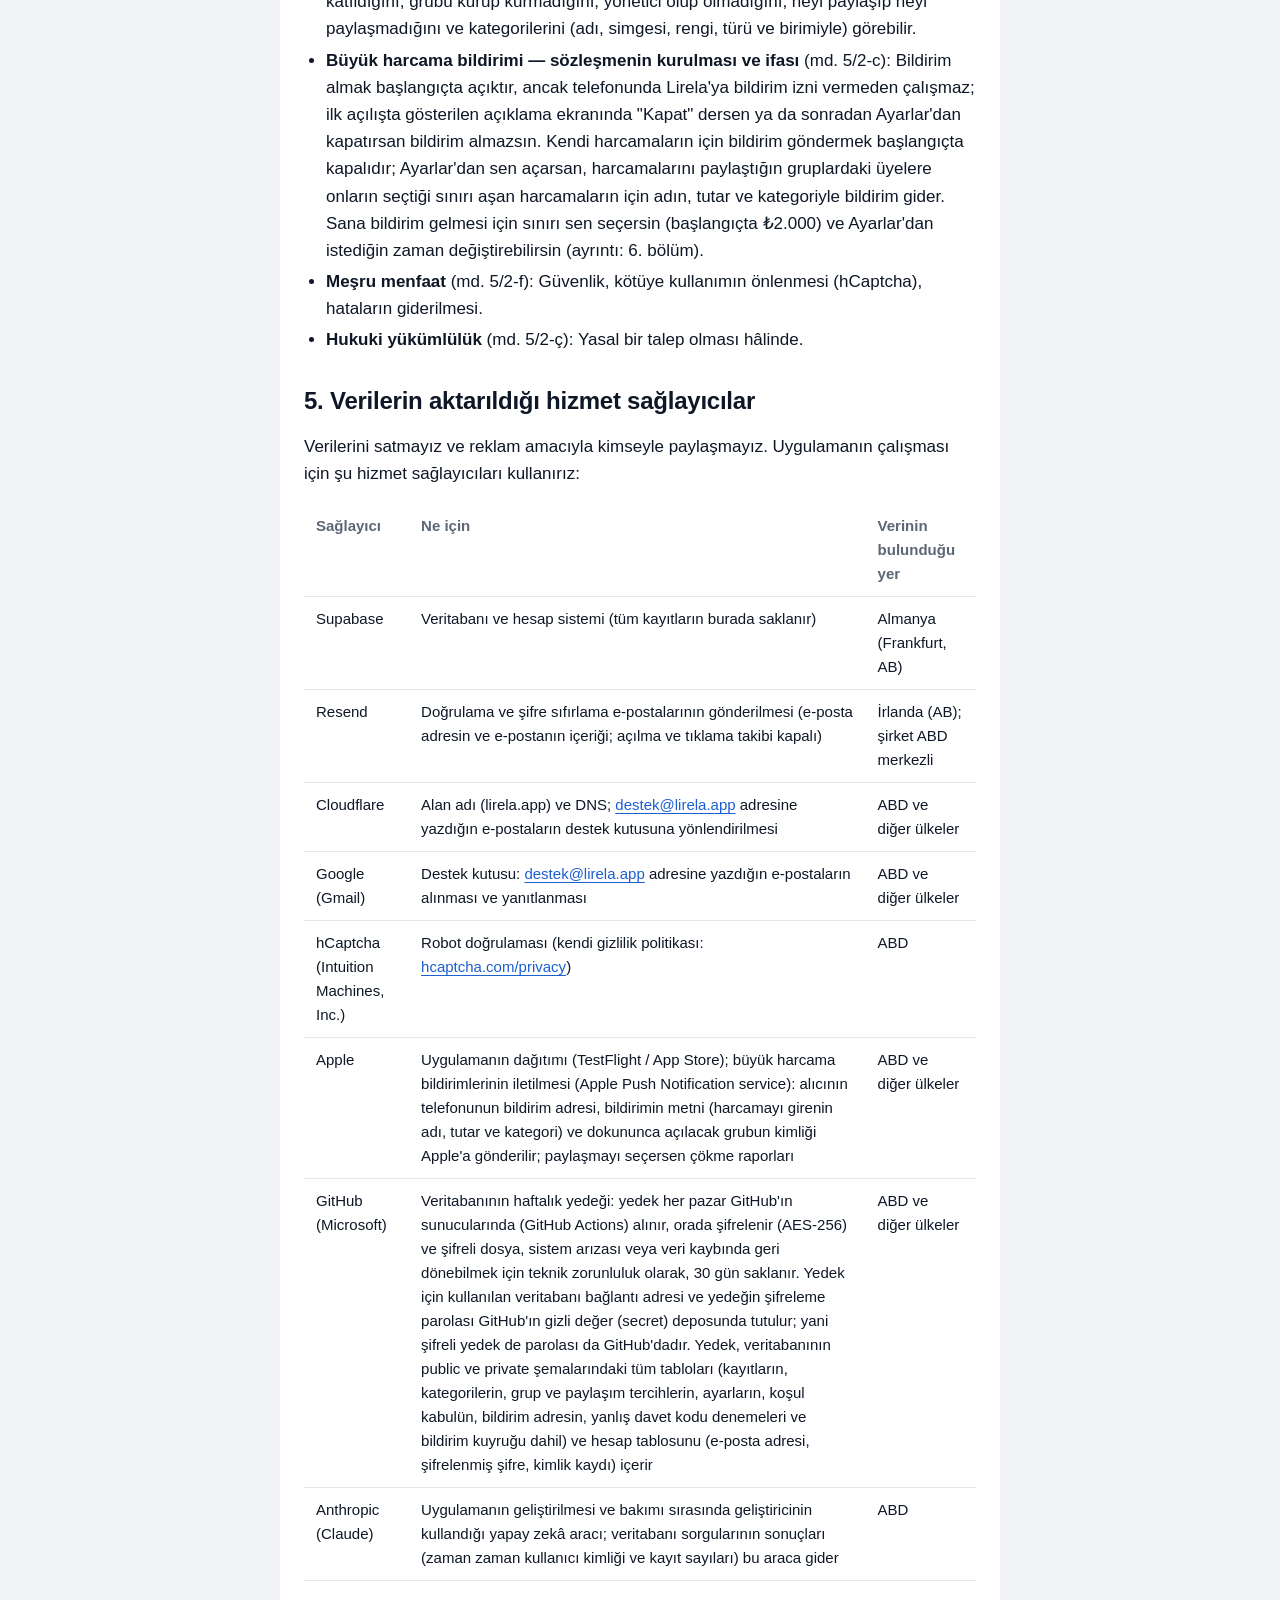
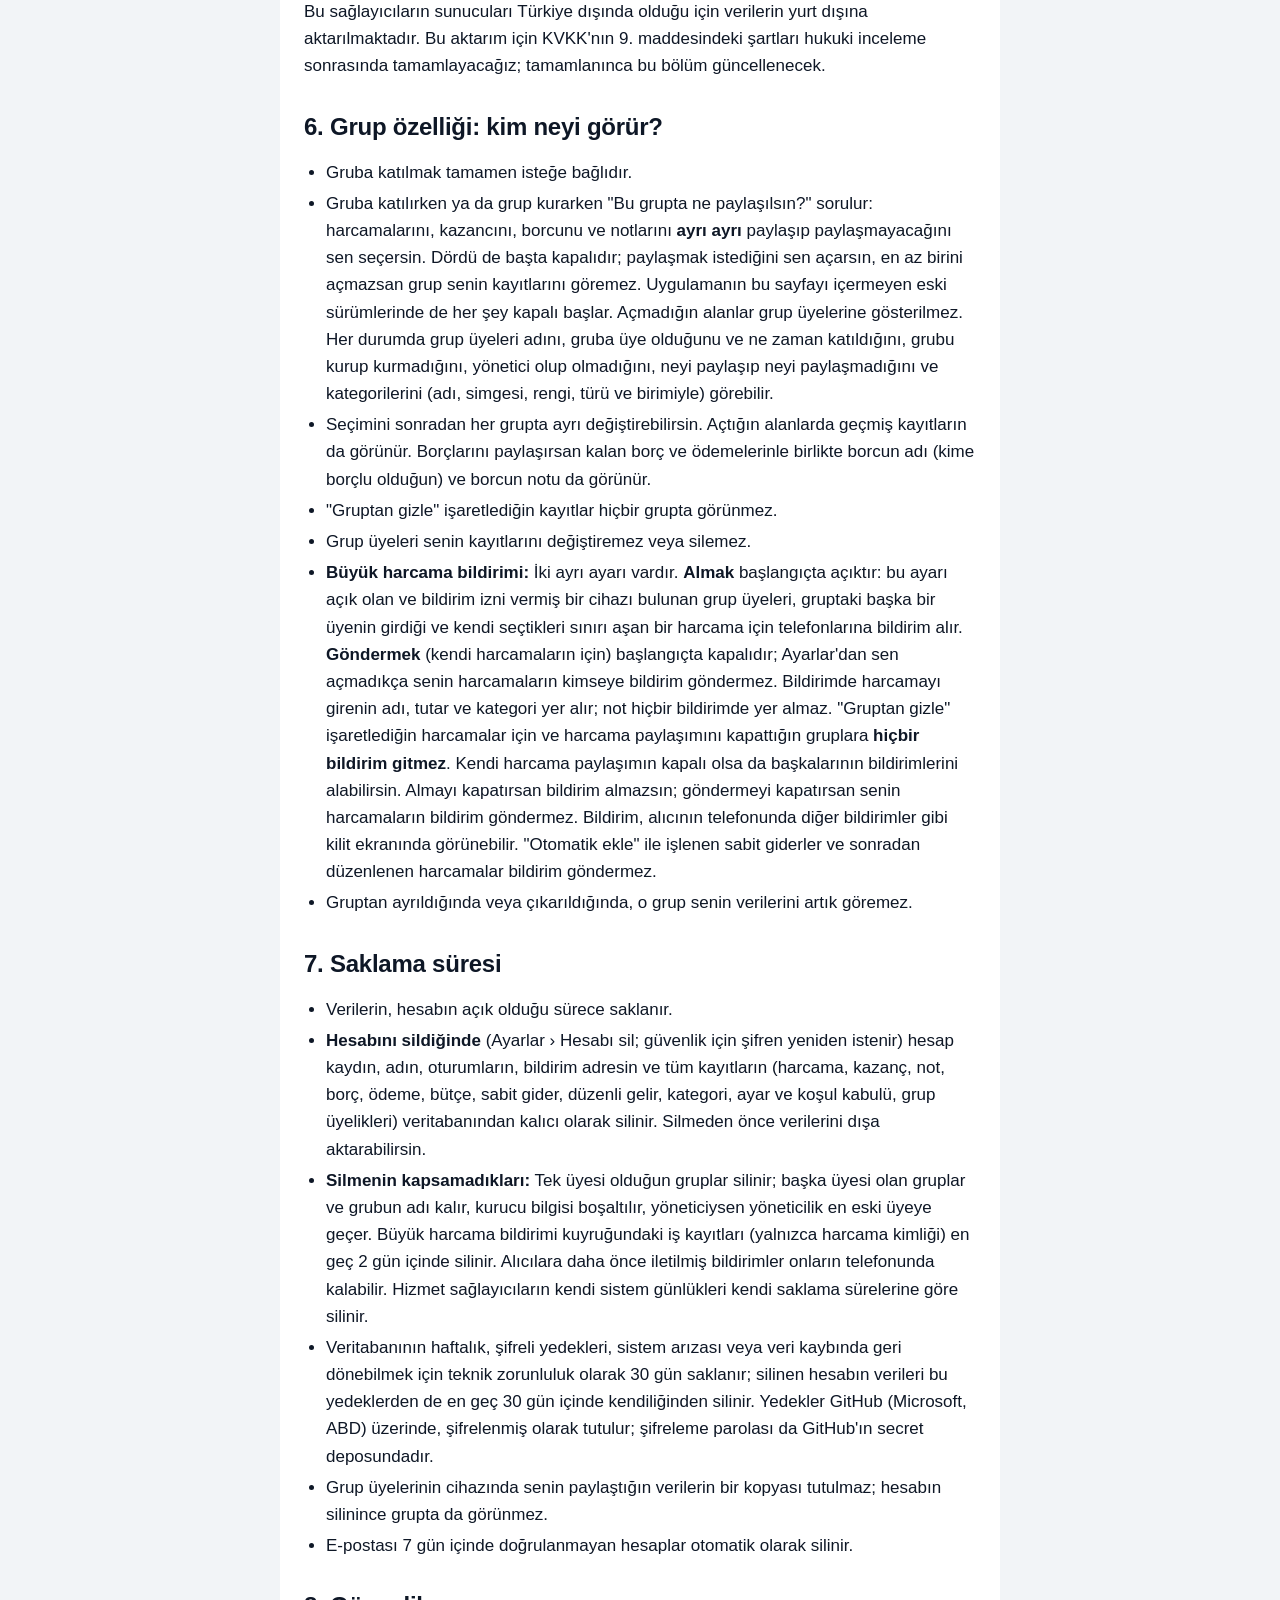
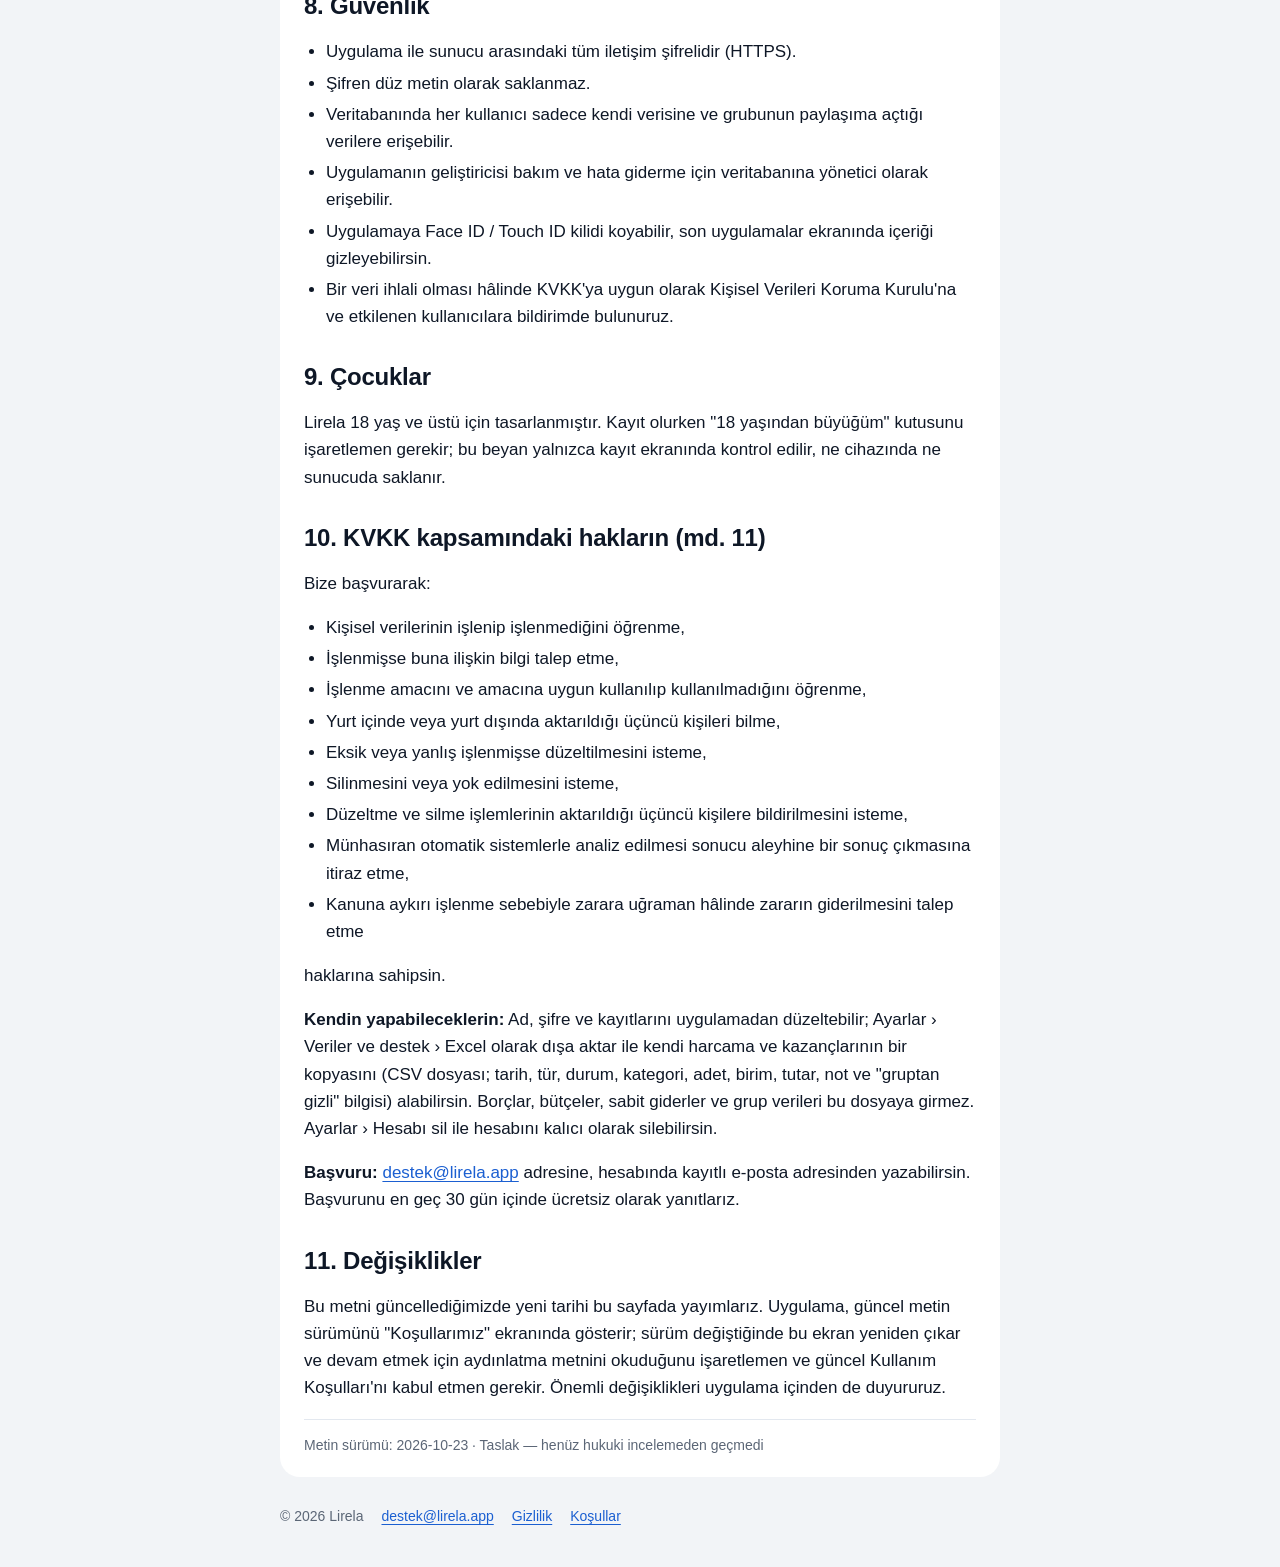
<file: gizlilik/index.html>
<!doctype html>
<html lang="tr">
<head>
<meta charset="utf-8">
<meta name="viewport" content="width=device-width, initial-scale=1">
<title>Lirela Gizlilik Politikası ve KVKK Aydınlatma Metni · Lirela</title>
<meta name="description" content="Lirela Gizlilik Politikası ve KVKK Aydınlatma Metni">
<meta name="color-scheme" content="light dark">
<meta name="referrer" content="no-referrer">
<link rel="stylesheet" href="/style.css">
</head>
<body>
<header class="site-header"><div class="wrap"><a class="brand" href="/">Lirela</a><nav class="nav"><a href="/">Ana sayfa</a><a href="/gizlilik/" aria-current="page">Gizlilik</a><a href="/kosullar/">Koşullar</a><a href="/destek/">Destek</a></nav></div></header>
<main class="wrap">
<article class="doc">
<h1>Lirela Gizlilik Politikası ve KVKK Aydınlatma Metni</h1>
<p class="updated">Son güncelleme: 23 Ekim 2026</p>
<p>Bu metin henüz hukuki incelemeden geçmedi; bir avukat incelemesi planlanıyor. Metin, uygulamanın bugünkü işleyişini anlatır.</p>
<p>Bu metin, Lirela uygulamasını ("Lirela", "uygulama") kullandığında kişisel verilerinin nasıl işlendiğini 6698 sayılı Kişisel Verilerin Korunması Kanunu ("KVKK") kapsamında açıklar.</p>
<h2>1. Veri sorumlusu</h2>
<ul><li><strong>Veri sorumlusu:</strong> Tuna Yeşilbiçer (bireysel geliştirici)</li><li><strong>İletişim:</strong> <a href="mailto:destek@lirela.app">destek@lirela.app</a></li></ul>
<h2>2. Kısaca</h2>
<ul><li>Lirela'ya girdiğin harcama, kazanç ve borç bilgileri <strong>sana aittir</strong>. Bunları sadece uygulamanın çalışması için işleriz.</li><li><strong>Reklam yok, izleme yok, veri satışı yok.</strong> Uygulamada analiz/istatistik aracı kullanılmaz. Geliştirici deneme döneminde toplu kullanım sayıları alabilir (ayrıntı: 3. bölüm).</li><li>Bir gruba katılırsan, grubun diğer üyeleri harcama, kazanç, borç ve notlarından <strong>sadece senin paylaşmayı seçtiklerini</strong> görür; adın ve kategorilerin gibi bazı bilgiler ise her durumda görünür (ayrıntı: 6. bölüm). Gruba katılırken ya da grup kurarken ne paylaşılacağı sana sorulur.</li><li>Hesabını uygulamanın içinden istediğin an kalıcı olarak silebilirsin.</li><li>Lirela bir banka, ödeme veya yatırım kuruluşu <strong>değildir</strong>: banka hesabına bağlanmaz, kart bilgisi istemez, para tutmaz ve para transferi yapmaz. Uygulamadaki tüm tutarları sen elle girersin.</li></ul>
<h2>3. Hangi verileri işliyoruz?</h2>
<div class="table-scroll"><table><thead><tr><th>Veri</th><th>Örnek</th><th>Neden</th></tr></thead><tbody><tr><td data-label="Veri">Hesap bilgileri</td><td data-label="Örnek">Ad, e-posta adresi, şifre (şifrelenmiş olarak saklanır, kimse göremez)</td><td data-label="Neden">Hesabını oluşturmak, giriş yapmak, doğrulama ve şifre sıfırlama e-postası göndermek</td></tr><tr><td data-label="Veri">Finansal kayıtların</td><td data-label="Örnek">Harcama ve kazanç tutarı, tarih, kategori, adet/birim, not; borç, taksit ve ödeme bilgileri ile borcun adı (kime borçlu olduğun ya da kimden alacaklı olduğun; bu adı sen girersin); bütçe, sabit gider, düzenli gelir, aylık hedef</td><td data-label="Neden">Uygulamanın temel işlevi: kayıtlarını tutmak, toplamları ve özetleri göstermek</td></tr><tr><td data-label="Veri">Grup bilgileri</td><td data-label="Örnek">Üye olduğun gruplar, davet kodu, paylaşım tercihlerin (harcama, kazanç, borç ve not için ayrı ayrı); yanlış davet kodu denemelerinin zamanı (kötüye kullanımı önlemek için; eski denemeler silinir)</td><td data-label="Neden">Grup özelliğini sunmak ve paylaşım tercihlerine uymak</td></tr><tr><td data-label="Veri">Ayarların</td><td data-label="Örnek">Ay başlangıç günü, bütçe uyarı eşiği, görünüm, widget kategorileri, büyük harcama bildirimi (almak: açık/kapalı ve sınırın; kendi harcamaların için göndermek: açık/kapalı)</td><td data-label="Neden">Uygulamayı tercihine göre çalıştırmak</td></tr><tr><td data-label="Veri">Koşul kabulü</td><td data-label="Örnek">Kayıt olurken kabul ettiğin Kullanım Koşulları metin sürümü hesap bilgine yazılır; kabul kaydı (metin sürümü ve sunucu saatiyle tarih) e-postan doğrulandıktan sonraki ilk girişinde hesap ayarlarına yazılır, yani kaydedilen tarih kutuyu işaretlediğin an değil ilk giriş anıdır. Koşullar güncellenip "Koşullarımız" ekranında kabul ettiğinde tarih o andır. Bu aydınlatma metni için işaretlediğin "okudum, anladım" kutusu bir kabul değildir ve ayrıca kaydedilmez</td><td data-label="Neden">Kabulü ve hangi sürümü kabul ettiğini kaydetmek; metin sürümü değişince "Koşullarımız" ekranını yeniden göstermek</td></tr><tr><td data-label="Veri">Bildirim adresi</td><td data-label="Örnek">Telefonunun bildirim adresi (cihaz jetonu), uygulamanın derleme numarası ve ortamı; hesabınla birlikte saklanır</td><td data-label="Neden">Büyük harcama bildirimini telefonuna iletmek. Çıkış yaptığında ve hesabını sildiğinde silinir</td></tr><tr><td data-label="Veri">Güvenlik doğrulaması</td><td data-label="Örnek">Kayıt, giriş, şifre sıfırlama, doğrulama e-postasını yeniden gönderme ile şifre değiştirme ve hesap silmeden önceki şifre doğrulamasında robot olmadığını doğrulamak için hCaptcha'nın işlediği cihaz/tarayıcı bilgisi, IP adresi ve doğrulama etkileşimi</td><td data-label="Neden">Sahte hesapları ve kötüye kullanımı önlemek</td></tr><tr><td data-label="Veri">Teknik kayıtlar</td><td data-label="Örnek">Hesap sisteminde (Supabase Auth) hesabının oluşturulma ve son giriş zamanı; her oturum için oturumun oluşturulma ve yenilenme zamanı, IP adresi ve cihaz/uygulama bilgisi. Supabase'in kendi istek günlükleri de IP adresi içerir; kullandığımız planda bu günlüklere son 1 gün için erişilebilir. Bildirim ve hesap silme sunucu fonksiyonlarının günlüklerine yalnızca sayılar ve hata kodları yazılır</td><td data-label="Neden">Güvenliği sağlamak ve hataları gidermek. Oturum kayıtları hesabın silindiğinde silinir</td></tr></tbody></table></div>
<p><strong>Sadece cihazında kalan bilgiler:</strong> Hatırlatma ve bildirim ayarların (büyük harcama bildirimi ayarı hariç; o hesabında saklanır), Face ID kilidi tercihin ve widget özeti. Kayıt olurken işaretlediğin "18 yaşından büyüğüm" kutusu yalnızca kayıt ekranında kontrol edilir; ne cihazında ne sunucuda saklanır. Widget özeti bugün ve bu ay harcadığını, bütçe durumunu, sıradaki ödemenin türünü (kredi/kart taksiti mi, kişiye borç mu), tarihini ve tutarını ve kısayol kategorilerini içerir; borcun adı, kişi adı ve notlar widget özetine yazılmaz, kilit ekranı widget'ında da görünmez. Face ID kilidi açıkken widget'a hiçbir tutar yazılmaz. Face ID / Touch ID doğrulamasını iOS yapar; biyometrik verin <strong>bize hiç ulaşmaz</strong>.</p>
<p><strong>Notlar hakkında:</strong> Not alanına sağlık, din, siyasi görüş gibi özel nitelikli kişisel veri yazmamanı rica ederiz. Bu tür verileri işlemeyi amaçlamıyoruz.</p>
<p><strong>Kullanım sayımı:</strong> Uygulamanın kullanılıp kullanılmadığını anlamak için geliştirici, deneme döneminde veritabanından toplu kullanım sayılarını (ör. kaç kullanıcının kaç gün kayıt girdiği) salt okunur sorgularla alabilir. Bunun için ayrı bir analiz aracı ya da izleme kodu kullanılmaz.</p>
<h2>4. Toplama yöntemi ve hukuki sebepler (KVKK md. 5)</h2>
<p>Kişisel verilerin, uygulamaya kayıt olduğunda ve uygulamayı kullandığında <strong>senin girdiğin bilgilerden</strong>, uygulama aracılığıyla elektronik ortamda ve otomatik yollarla toplanır. Banka, kart veya başka bir kaynaktan senin hakkında veri toplamayız.</p>
<ul><li><strong>Sözleşmenin kurulması ve ifası</strong> (md. 5/2-c): Hesabını açmak ve uygulamanın işlevlerini sunmak.</li><li><strong>Grup paylaşımı — sözleşmenin kurulması ve ifası</strong> (md. 5/2-c): Neyin paylaşılacağını sen seçersin. Gruba katılırken ya da grup kurarken harcamalarını, kazancını, borcunu ve notlarını paylaşıp paylaşmayacağını alan alan seçersin (dördü de başta kapalıdır; paylaşmak istediğini sen açarsın); seçimini sonradan her grupta ayrı değiştirebilir, paylaşımı kapatabilirsin. Açmadığın alanlar grup üyelerine gösterilmez. Her durumda grup üyeleri adını, gruba üye olduğunu ve ne zaman katıldığını, grubu kurup kurmadığını, yönetici olup olmadığını, neyi paylaşıp neyi paylaşmadığını ve kategorilerini (adı, simgesi, rengi, türü ve birimiyle) görebilir.</li><li><strong>Büyük harcama bildirimi — sözleşmenin kurulması ve ifası</strong> (md. 5/2-c): Bildirim almak başlangıçta açıktır, ancak telefonunda Lirela'ya bildirim izni vermeden çalışmaz; ilk açılışta gösterilen açıklama ekranında "Kapat" dersen ya da sonradan Ayarlar'dan kapatırsan bildirim almazsın. Kendi harcamaların için bildirim göndermek başlangıçta kapalıdır; Ayarlar'dan sen açarsan, harcamalarını paylaştığın gruplardaki üyelere onların seçtiği sınırı aşan harcamaların için adın, tutar ve kategoriyle bildirim gider. Sana bildirim gelmesi için sınırı sen seçersin (başlangıçta ₺2.000) ve Ayarlar'dan istediğin zaman değiştirebilirsin (ayrıntı: 6. bölüm).</li><li><strong>Meşru menfaat</strong> (md. 5/2-f): Güvenlik, kötüye kullanımın önlenmesi (hCaptcha), hataların giderilmesi.</li><li><strong>Hukuki yükümlülük</strong> (md. 5/2-ç): Yasal bir talep olması hâlinde.</li></ul>
<h2>5. Verilerin aktarıldığı hizmet sağlayıcılar</h2>
<p>Verilerini satmayız ve reklam amacıyla kimseyle paylaşmayız. Uygulamanın çalışması için şu hizmet sağlayıcıları kullanırız:</p>
<div class="table-scroll"><table><thead><tr><th>Sağlayıcı</th><th>Ne için</th><th>Verinin bulunduğu yer</th></tr></thead><tbody><tr><td data-label="Sağlayıcı">Supabase</td><td data-label="Ne için">Veritabanı ve hesap sistemi (tüm kayıtların burada saklanır)</td><td data-label="Verinin bulunduğu yer">Almanya (Frankfurt, AB)</td></tr><tr><td data-label="Sağlayıcı">Resend</td><td data-label="Ne için">Doğrulama ve şifre sıfırlama e-postalarının gönderilmesi (e-posta adresin ve e-postanın içeriği; açılma ve tıklama takibi kapalı)</td><td data-label="Verinin bulunduğu yer">İrlanda (AB); şirket ABD merkezli</td></tr><tr><td data-label="Sağlayıcı">Cloudflare</td><td data-label="Ne için">Alan adı (lirela.app) ve DNS; <a href="mailto:destek@lirela.app">destek@lirela.app</a> adresine yazdığın e-postaların destek kutusuna yönlendirilmesi</td><td data-label="Verinin bulunduğu yer">ABD ve diğer ülkeler</td></tr><tr><td data-label="Sağlayıcı">Google (Gmail)</td><td data-label="Ne için">Destek kutusu: <a href="mailto:destek@lirela.app">destek@lirela.app</a> adresine yazdığın e-postaların alınması ve yanıtlanması</td><td data-label="Verinin bulunduğu yer">ABD ve diğer ülkeler</td></tr><tr><td data-label="Sağlayıcı">hCaptcha (Intuition Machines, Inc.)</td><td data-label="Ne için">Robot doğrulaması (kendi gizlilik politikası: <a href="https://hcaptcha.com/privacy">hcaptcha.com/privacy</a>)</td><td data-label="Verinin bulunduğu yer">ABD</td></tr><tr><td data-label="Sağlayıcı">Apple</td><td data-label="Ne için">Uygulamanın dağıtımı (TestFlight / App Store); büyük harcama bildirimlerinin iletilmesi (Apple Push Notification service): alıcının telefonunun bildirim adresi, bildirimin metni (harcamayı girenin adı, tutar ve kategori) ve dokununca açılacak grubun kimliği Apple'a gönderilir; paylaşmayı seçersen çökme raporları</td><td data-label="Verinin bulunduğu yer">ABD ve diğer ülkeler</td></tr><tr><td data-label="Sağlayıcı">GitHub (Microsoft)</td><td data-label="Ne için">Veritabanının haftalık yedeği: yedek her pazar GitHub'ın sunucularında (GitHub Actions) alınır, orada şifrelenir (AES-256) ve şifreli dosya, sistem arızası veya veri kaybında geri dönebilmek için teknik zorunluluk olarak, 30 gün saklanır. Yedek için kullanılan veritabanı bağlantı adresi ve yedeğin şifreleme parolası GitHub'ın gizli değer (secret) deposunda tutulur; yani şifreli yedek de parolası da GitHub'dadır. Yedek, veritabanının public ve private şemalarındaki tüm tabloları (kayıtların, kategorilerin, grup ve paylaşım tercihlerin, ayarların, koşul kabulün, bildirim adresin, yanlış davet kodu denemeleri ve bildirim kuyruğu dahil) ve hesap tablosunu (e-posta adresi, şifrelenmiş şifre, kimlik kaydı) içerir</td><td data-label="Verinin bulunduğu yer">ABD ve diğer ülkeler</td></tr><tr><td data-label="Sağlayıcı">Anthropic (Claude)</td><td data-label="Ne için">Uygulamanın geliştirilmesi ve bakımı sırasında geliştiricinin kullandığı yapay zekâ aracı; veritabanı sorgularının sonuçları (zaman zaman kullanıcı kimliği ve kayıt sayıları) bu araca gider</td><td data-label="Verinin bulunduğu yer">ABD</td></tr></tbody></table></div>
<p>Bu sağlayıcıların sunucuları Türkiye dışında olduğu için verilerin yurt dışına aktarılmaktadır. Bu aktarım için KVKK'nın 9. maddesindeki şartları hukuki inceleme sonrasında tamamlayacağız; tamamlanınca bu bölüm güncellenecek.</p>
<h2>6. Grup özelliği: kim neyi görür?</h2>
<ul><li>Gruba katılmak tamamen isteğe bağlıdır.</li><li>Gruba katılırken ya da grup kurarken "Bu grupta ne paylaşılsın?" sorulur: harcamalarını, kazancını, borcunu ve notlarını <strong>ayrı ayrı</strong> paylaşıp paylaşmayacağını sen seçersin. Dördü de başta kapalıdır; paylaşmak istediğini sen açarsın, en az birini açmazsan grup senin kayıtlarını göremez. Uygulamanın bu sayfayı içermeyen eski sürümlerinde de her şey kapalı başlar. Açmadığın alanlar grup üyelerine gösterilmez. Her durumda grup üyeleri adını, gruba üye olduğunu ve ne zaman katıldığını, grubu kurup kurmadığını, yönetici olup olmadığını, neyi paylaşıp neyi paylaşmadığını ve kategorilerini (adı, simgesi, rengi, türü ve birimiyle) görebilir.</li><li>Seçimini sonradan her grupta ayrı değiştirebilirsin. Açtığın alanlarda geçmiş kayıtların da görünür. Borçlarını paylaşırsan kalan borç ve ödemelerinle birlikte borcun adı (kime borçlu olduğun) ve borcun notu da görünür.</li><li>"Gruptan gizle" işaretlediğin kayıtlar hiçbir grupta görünmez.</li><li>Grup üyeleri senin kayıtlarını değiştiremez veya silemez.</li><li><strong>Büyük harcama bildirimi:</strong> İki ayrı ayarı vardır. <strong>Almak</strong> başlangıçta açıktır: bu ayarı açık olan ve bildirim izni vermiş bir cihazı bulunan grup üyeleri, gruptaki başka bir üyenin girdiği ve kendi seçtikleri sınırı aşan bir harcama için telefonlarına bildirim alır. <strong>Göndermek</strong> (kendi harcamaların için) başlangıçta kapalıdır; Ayarlar'dan sen açmadıkça senin harcamaların kimseye bildirim göndermez. Bildirimde harcamayı girenin adı, tutar ve kategori yer alır; not hiçbir bildirimde yer almaz. "Gruptan gizle" işaretlediğin harcamalar için ve harcama paylaşımını kapattığın gruplara <strong>hiçbir bildirim gitmez</strong>. Kendi harcama paylaşımın kapalı olsa da başkalarının bildirimlerini alabilirsin. Almayı kapatırsan bildirim almazsın; göndermeyi kapatırsan senin harcamaların bildirim göndermez. Bildirim, alıcının telefonunda diğer bildirimler gibi kilit ekranında görünebilir. "Otomatik ekle" ile işlenen sabit giderler ve sonradan düzenlenen harcamalar bildirim göndermez.</li><li>Gruptan ayrıldığında veya çıkarıldığında, o grup senin verilerini artık göremez.</li></ul>
<h2>7. Saklama süresi</h2>
<ul><li>Verilerin, hesabın açık olduğu sürece saklanır.</li><li><strong>Hesabını sildiğinde</strong> (Ayarlar › Hesabı sil; güvenlik için şifren yeniden istenir) hesap kaydın, adın, oturumların, bildirim adresin ve tüm kayıtların (harcama, kazanç, not, borç, ödeme, bütçe, sabit gider, düzenli gelir, kategori, ayar ve koşul kabulü, grup üyelikleri) veritabanından kalıcı olarak silinir. Silmeden önce verilerini dışa aktarabilirsin.</li><li><strong>Silmenin kapsamadıkları:</strong> Tek üyesi olduğun gruplar silinir; başka üyesi olan gruplar ve grubun adı kalır, kurucu bilgisi boşaltılır, yöneticiysen yöneticilik en eski üyeye geçer. Büyük harcama bildirimi kuyruğundaki iş kayıtları (yalnızca harcama kimliği) en geç 2 gün içinde silinir. Alıcılara daha önce iletilmiş bildirimler onların telefonunda kalabilir. Hizmet sağlayıcıların kendi sistem günlükleri kendi saklama sürelerine göre silinir.</li><li>Veritabanının haftalık, şifreli yedekleri, sistem arızası veya veri kaybında geri dönebilmek için teknik zorunluluk olarak 30 gün saklanır; silinen hesabın verileri bu yedeklerden de en geç 30 gün içinde kendiliğinden silinir. Yedekler GitHub (Microsoft, ABD) üzerinde, şifrelenmiş olarak tutulur; şifreleme parolası da GitHub'ın secret deposundadır.</li><li>Grup üyelerinin cihazında senin paylaştığın verilerin bir kopyası tutulmaz; hesabın silinince grupta da görünmez.</li><li>E-postası 7 gün içinde doğrulanmayan hesaplar otomatik olarak silinir.</li></ul>
<h2>8. Güvenlik</h2>
<ul><li>Uygulama ile sunucu arasındaki tüm iletişim şifrelidir (HTTPS).</li><li>Şifren düz metin olarak saklanmaz.</li><li>Veritabanında her kullanıcı sadece kendi verisine ve grubunun paylaşıma açtığı verilere erişebilir.</li><li>Uygulamanın geliştiricisi bakım ve hata giderme için veritabanına yönetici olarak erişebilir.</li><li>Uygulamaya Face ID / Touch ID kilidi koyabilir, son uygulamalar ekranında içeriği gizleyebilirsin.</li><li>Bir veri ihlali olması hâlinde KVKK'ya uygun olarak Kişisel Verileri Koruma Kurulu'na ve etkilenen kullanıcılara bildirimde bulunuruz.</li></ul>
<h2>9. Çocuklar</h2>
<p>Lirela 18 yaş ve üstü için tasarlanmıştır. Kayıt olurken "18 yaşından büyüğüm" kutusunu işaretlemen gerekir; bu beyan yalnızca kayıt ekranında kontrol edilir, ne cihazında ne sunucuda saklanır.</p>
<h2>10. KVKK kapsamındaki hakların (md. 11)</h2>
<p>Bize başvurarak:</p>
<ul><li>Kişisel verilerinin işlenip işlenmediğini öğrenme,</li><li>İşlenmişse buna ilişkin bilgi talep etme,</li><li>İşlenme amacını ve amacına uygun kullanılıp kullanılmadığını öğrenme,</li><li>Yurt içinde veya yurt dışında aktarıldığı üçüncü kişileri bilme,</li><li>Eksik veya yanlış işlenmişse düzeltilmesini isteme,</li><li>Silinmesini veya yok edilmesini isteme,</li><li>Düzeltme ve silme işlemlerinin aktarıldığı üçüncü kişilere bildirilmesini isteme,</li><li>Münhasıran otomatik sistemlerle analiz edilmesi sonucu aleyhine bir sonuç çıkmasına itiraz etme,</li><li>Kanuna aykırı işlenme sebebiyle zarara uğraman hâlinde zararın giderilmesini talep etme</li></ul>
<p>haklarına sahipsin.</p>
<p><strong>Kendin yapabileceklerin:</strong> Ad, şifre ve kayıtlarını uygulamadan düzeltebilir; Ayarlar › Veriler ve destek › Excel olarak dışa aktar ile kendi harcama ve kazançlarının bir kopyasını (CSV dosyası; tarih, tür, durum, kategori, adet, birim, tutar, not ve "gruptan gizli" bilgisi) alabilirsin. Borçlar, bütçeler, sabit giderler ve grup verileri bu dosyaya girmez. Ayarlar › Hesabı sil ile hesabını kalıcı olarak silebilirsin.</p>
<p><strong>Başvuru:</strong> <a href="mailto:destek@lirela.app">destek@lirela.app</a> adresine, hesabında kayıtlı e-posta adresinden yazabilirsin. Başvurunu en geç 30 gün içinde ücretsiz olarak yanıtlarız.</p>
<h2>11. Değişiklikler</h2>
<p>Bu metni güncellediğimizde yeni tarihi bu sayfada yayımlarız. Uygulama, güncel metin sürümünü "Koşullarımız" ekranında gösterir; sürüm değiştiğinde bu ekran yeniden çıkar ve devam etmek için aydınlatma metnini okuduğunu işaretlemen ve güncel Kullanım Koşulları'nı kabul etmen gerekir. Önemli değişiklikleri uygulama içinden de duyururuz.</p>
<p class="version">Metin sürümü: 2026-10-23 · Taslak — henüz hukuki incelemeden geçmedi</p>
</article>
</main>
<footer class="site-footer"><div class="wrap"><span>© 2026 Lirela</span><a href="mailto:destek@lirela.app">destek@lirela.app</a><a href="/gizlilik/">Gizlilik</a><a href="/kosullar/">Koşullar</a></div></footer>
</body>
</html>
</file>
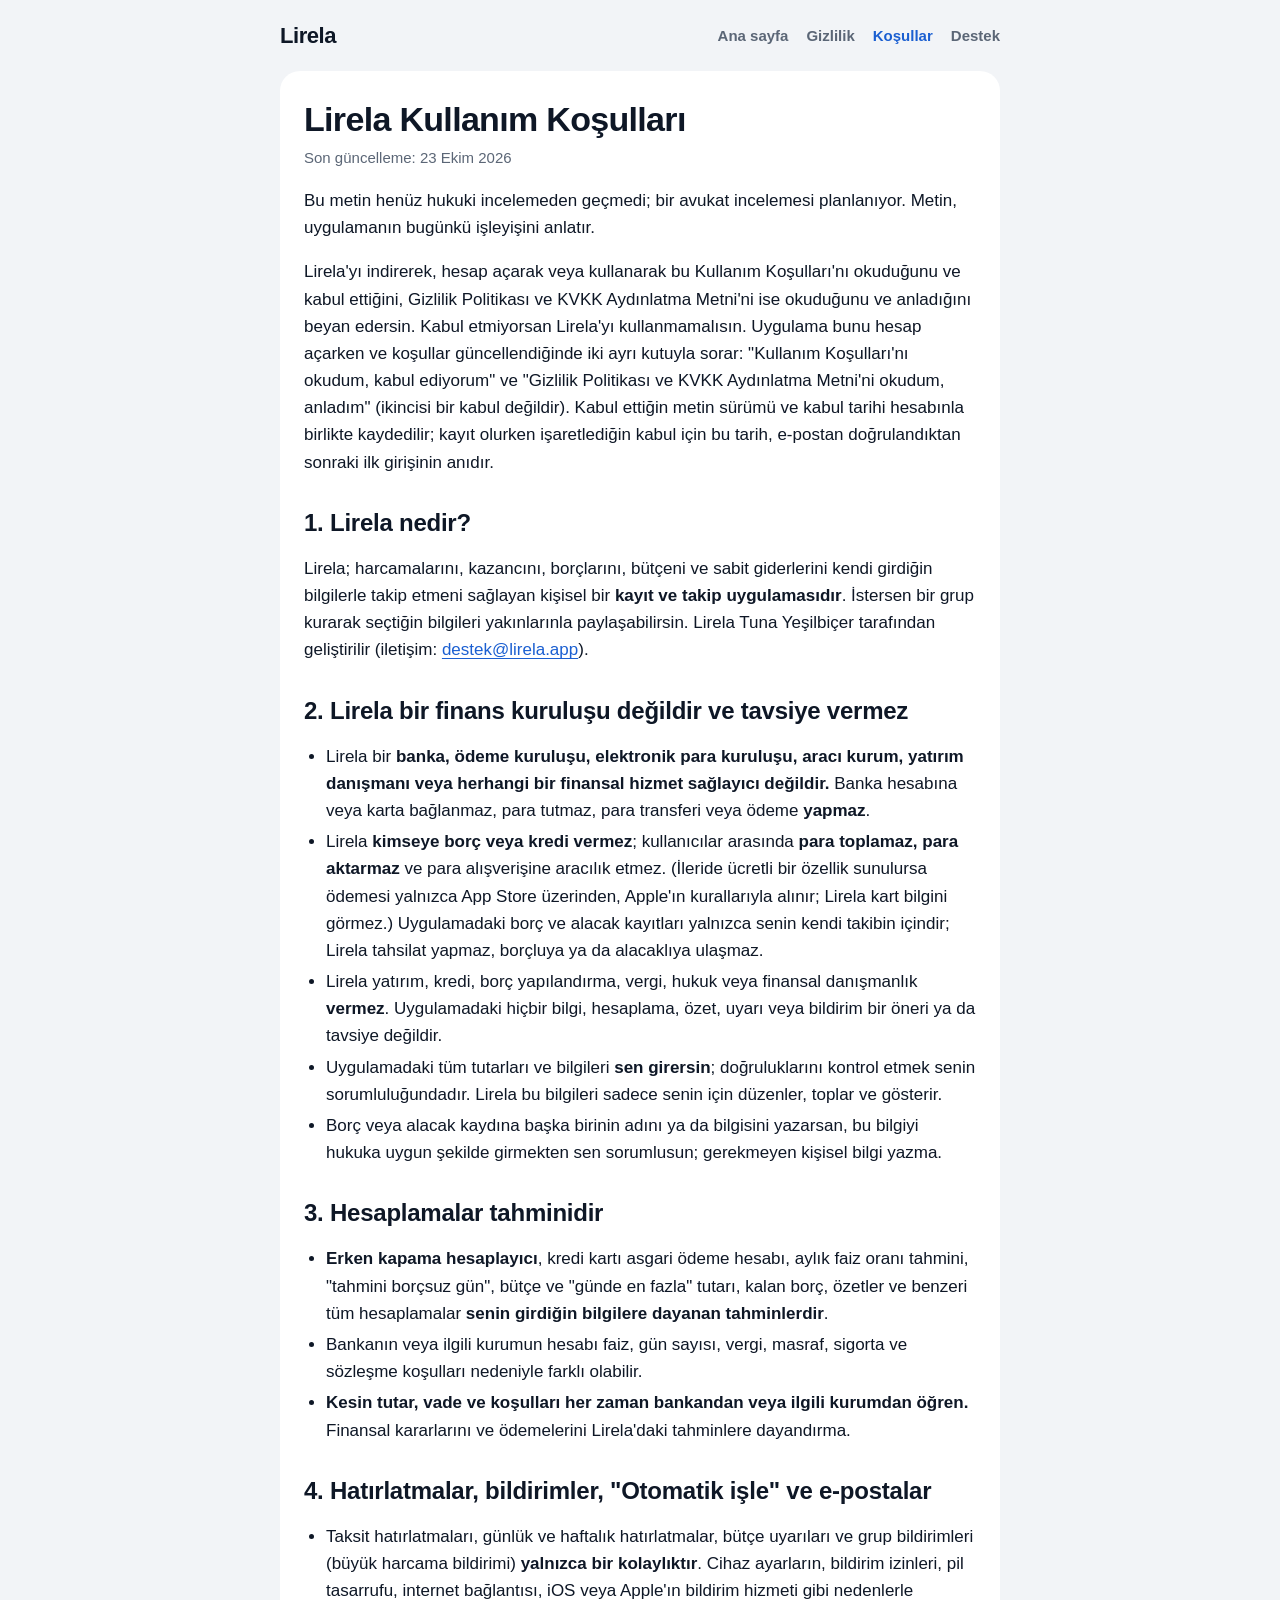
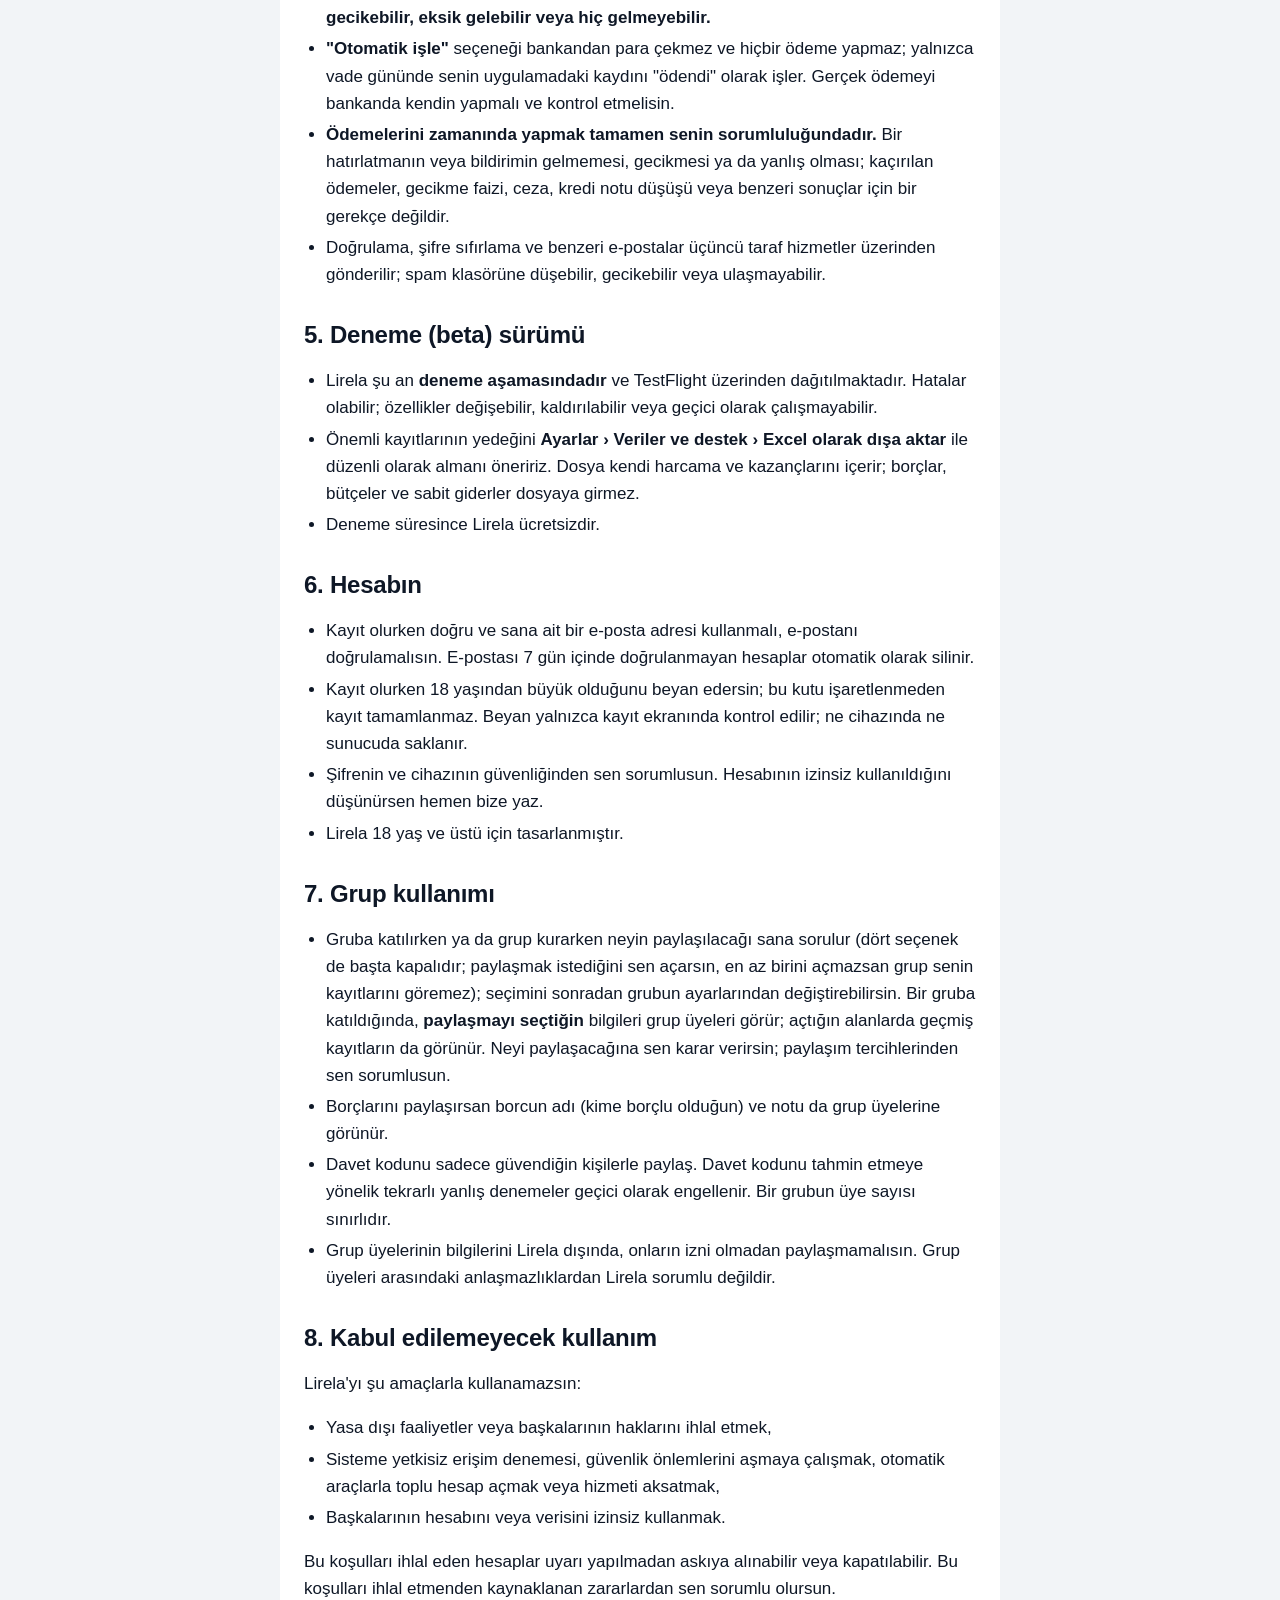
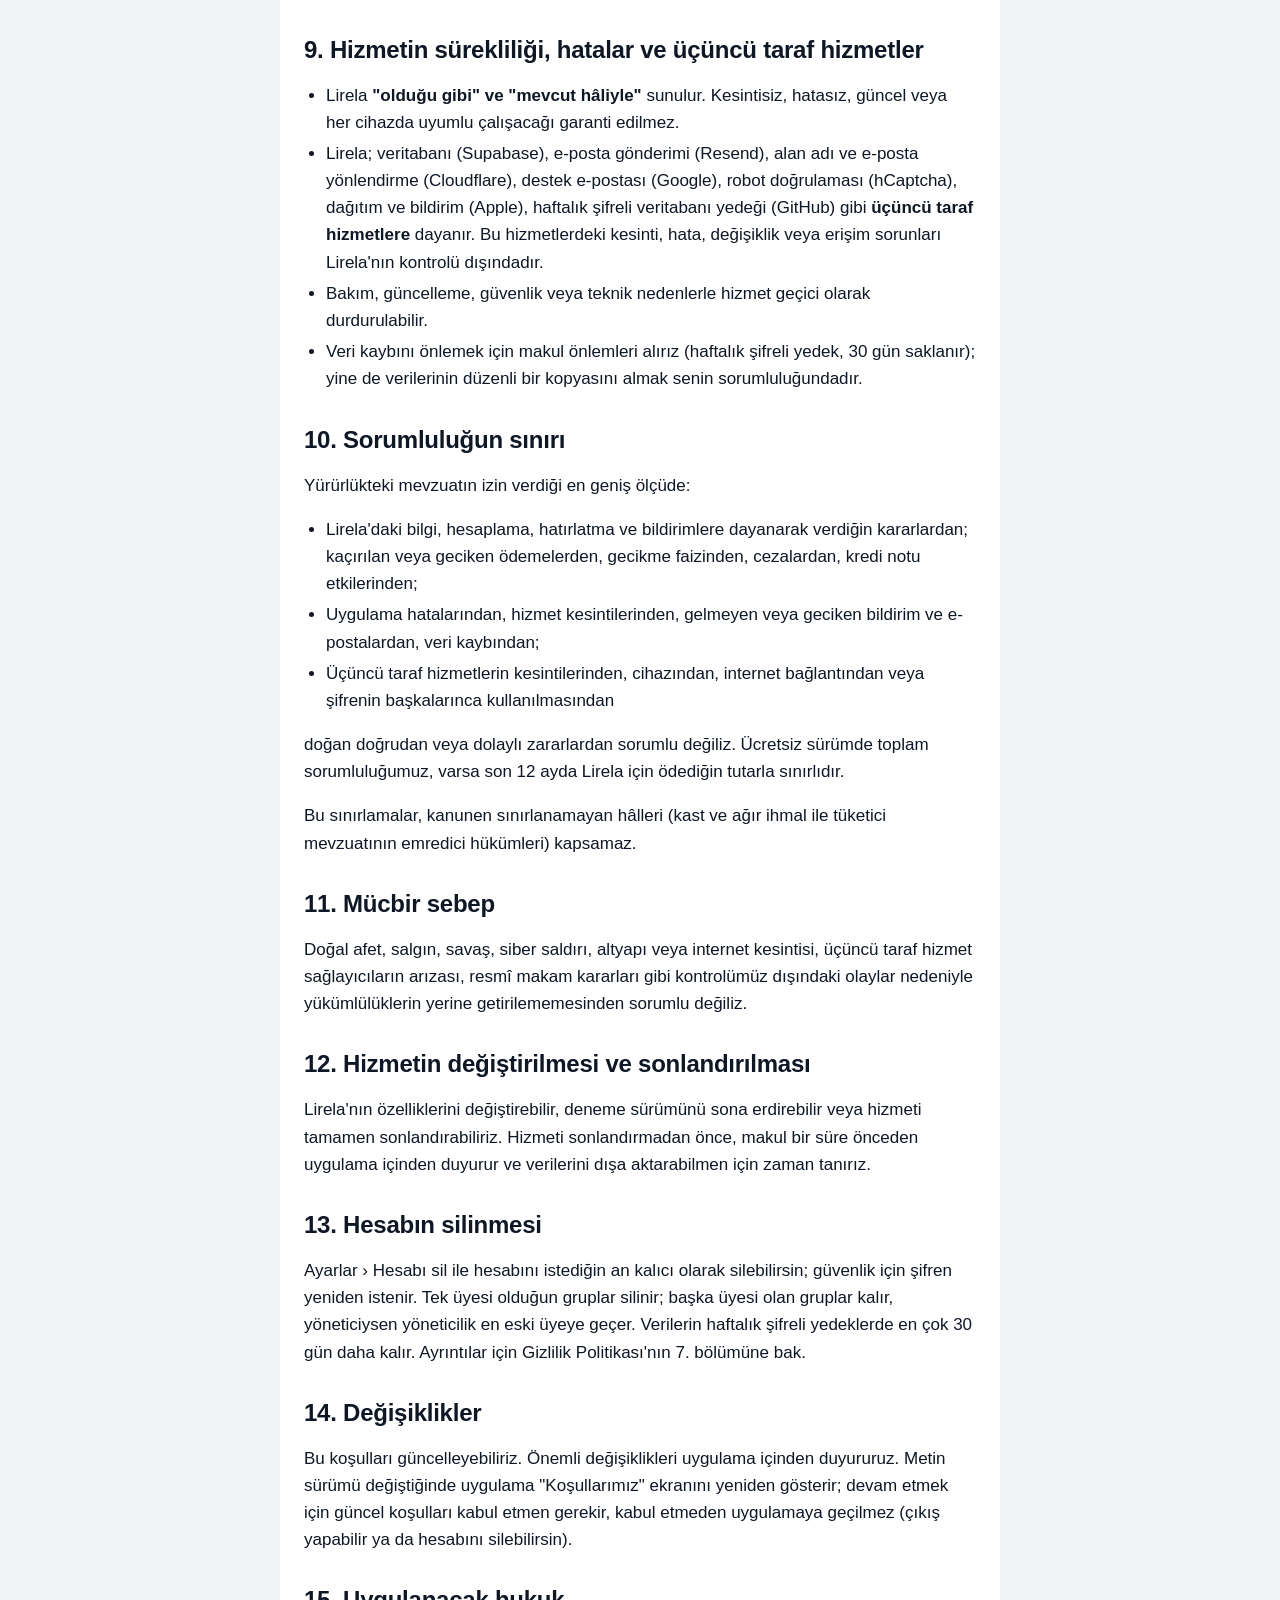
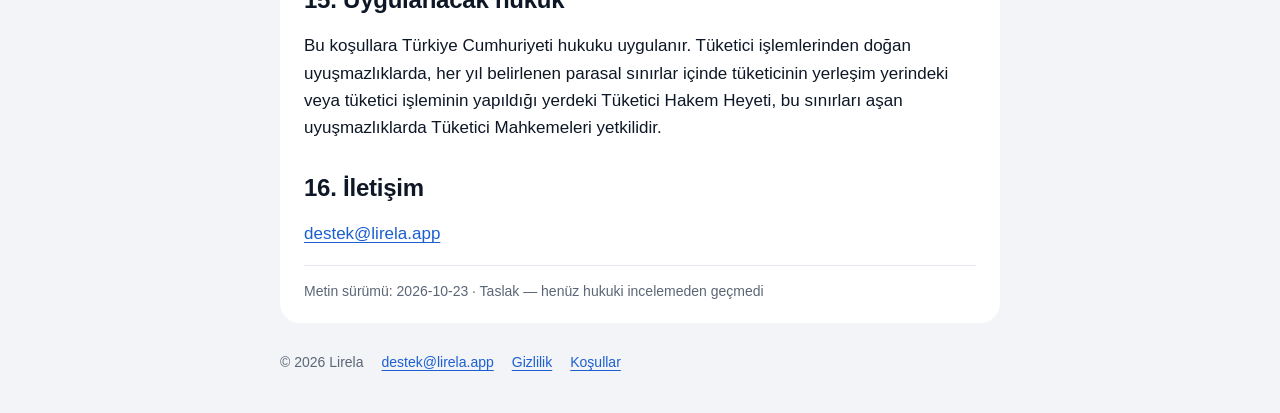
<file: kosullar/index.html>
<!doctype html>
<html lang="tr">
<head>
<meta charset="utf-8">
<meta name="viewport" content="width=device-width, initial-scale=1">
<title>Lirela Kullanım Koşulları · Lirela</title>
<meta name="description" content="Lirela Kullanım Koşulları">
<meta name="color-scheme" content="light dark">
<meta name="referrer" content="no-referrer">
<link rel="stylesheet" href="/style.css">
</head>
<body>
<header class="site-header"><div class="wrap"><a class="brand" href="/">Lirela</a><nav class="nav"><a href="/">Ana sayfa</a><a href="/gizlilik/">Gizlilik</a><a href="/kosullar/" aria-current="page">Koşullar</a><a href="/destek/">Destek</a></nav></div></header>
<main class="wrap">
<article class="doc">
<h1>Lirela Kullanım Koşulları</h1>
<p class="updated">Son güncelleme: 23 Ekim 2026</p>
<p>Bu metin henüz hukuki incelemeden geçmedi; bir avukat incelemesi planlanıyor. Metin, uygulamanın bugünkü işleyişini anlatır.</p>
<p>Lirela'yı indirerek, hesap açarak veya kullanarak bu Kullanım Koşulları'nı okuduğunu ve kabul ettiğini, Gizlilik Politikası ve KVKK Aydınlatma Metni'ni ise okuduğunu ve anladığını beyan edersin. Kabul etmiyorsan Lirela'yı kullanmamalısın. Uygulama bunu hesap açarken ve koşullar güncellendiğinde iki ayrı kutuyla sorar: "Kullanım Koşulları'nı okudum, kabul ediyorum" ve "Gizlilik Politikası ve KVKK Aydınlatma Metni'ni okudum, anladım" (ikincisi bir kabul değildir). Kabul ettiğin metin sürümü ve kabul tarihi hesabınla birlikte kaydedilir; kayıt olurken işaretlediğin kabul için bu tarih, e-postan doğrulandıktan sonraki ilk girişinin anıdır.</p>
<h2>1. Lirela nedir?</h2>
<p>Lirela; harcamalarını, kazancını, borçlarını, bütçeni ve sabit giderlerini kendi girdiğin bilgilerle takip etmeni sağlayan kişisel bir <strong>kayıt ve takip uygulamasıdır</strong>. İstersen bir grup kurarak seçtiğin bilgileri yakınlarınla paylaşabilirsin. Lirela Tuna Yeşilbiçer tarafından geliştirilir (iletişim: <a href="mailto:destek@lirela.app">destek@lirela.app</a>).</p>
<h2>2. Lirela bir finans kuruluşu değildir ve tavsiye vermez</h2>
<ul><li>Lirela bir <strong>banka, ödeme kuruluşu, elektronik para kuruluşu, aracı kurum, yatırım danışmanı veya herhangi bir finansal hizmet sağlayıcı değildir.</strong> Banka hesabına veya karta bağlanmaz, para tutmaz, para transferi veya ödeme <strong>yapmaz</strong>.</li><li>Lirela <strong>kimseye borç veya kredi vermez</strong>; kullanıcılar arasında <strong>para toplamaz, para aktarmaz</strong> ve para alışverişine aracılık etmez. (İleride ücretli bir özellik sunulursa ödemesi yalnızca App Store üzerinden, Apple'ın kurallarıyla alınır; Lirela kart bilgini görmez.) Uygulamadaki borç ve alacak kayıtları yalnızca senin kendi takibin içindir; Lirela tahsilat yapmaz, borçluya ya da alacaklıya ulaşmaz.</li><li>Lirela yatırım, kredi, borç yapılandırma, vergi, hukuk veya finansal danışmanlık <strong>vermez</strong>. Uygulamadaki hiçbir bilgi, hesaplama, özet, uyarı veya bildirim bir öneri ya da tavsiye değildir.</li><li>Uygulamadaki tüm tutarları ve bilgileri <strong>sen girersin</strong>; doğruluklarını kontrol etmek senin sorumluluğundadır. Lirela bu bilgileri sadece senin için düzenler, toplar ve gösterir.</li><li>Borç veya alacak kaydına başka birinin adını ya da bilgisini yazarsan, bu bilgiyi hukuka uygun şekilde girmekten sen sorumlusun; gerekmeyen kişisel bilgi yazma.</li></ul>
<h2>3. Hesaplamalar tahminidir</h2>
<ul><li><strong>Erken kapama hesaplayıcı</strong>, kredi kartı asgari ödeme hesabı, aylık faiz oranı tahmini, "tahmini borçsuz gün", bütçe ve "günde en fazla" tutarı, kalan borç, özetler ve benzeri tüm hesaplamalar <strong>senin girdiğin bilgilere dayanan tahminlerdir</strong>.</li><li>Bankanın veya ilgili kurumun hesabı faiz, gün sayısı, vergi, masraf, sigorta ve sözleşme koşulları nedeniyle farklı olabilir.</li><li><strong>Kesin tutar, vade ve koşulları her zaman bankandan veya ilgili kurumdan öğren.</strong> Finansal kararlarını ve ödemelerini Lirela'daki tahminlere dayandırma.</li></ul>
<h2>4. Hatırlatmalar, bildirimler, "Otomatik işle" ve e-postalar</h2>
<ul><li>Taksit hatırlatmaları, günlük ve haftalık hatırlatmalar, bütçe uyarıları ve grup bildirimleri (büyük harcama bildirimi) <strong>yalnızca bir kolaylıktır</strong>. Cihaz ayarların, bildirim izinleri, pil tasarrufu, internet bağlantısı, iOS veya Apple'ın bildirim hizmeti gibi nedenlerle <strong>gecikebilir, eksik gelebilir veya hiç gelmeyebilir.</strong></li><li><strong>"Otomatik işle"</strong> seçeneği bankandan para çekmez ve hiçbir ödeme yapmaz; yalnızca vade gününde senin uygulamadaki kaydını "ödendi" olarak işler. Gerçek ödemeyi bankanda kendin yapmalı ve kontrol etmelisin.</li><li><strong>Ödemelerini zamanında yapmak tamamen senin sorumluluğundadır.</strong> Bir hatırlatmanın veya bildirimin gelmemesi, gecikmesi ya da yanlış olması; kaçırılan ödemeler, gecikme faizi, ceza, kredi notu düşüşü veya benzeri sonuçlar için bir gerekçe değildir.</li><li>Doğrulama, şifre sıfırlama ve benzeri e-postalar üçüncü taraf hizmetler üzerinden gönderilir; spam klasörüne düşebilir, gecikebilir veya ulaşmayabilir.</li></ul>
<h2>5. Deneme (beta) sürümü</h2>
<ul><li>Lirela şu an <strong>deneme aşamasındadır</strong> ve TestFlight üzerinden dağıtılmaktadır. Hatalar olabilir; özellikler değişebilir, kaldırılabilir veya geçici olarak çalışmayabilir.</li><li>Önemli kayıtlarının yedeğini <strong>Ayarlar › Veriler ve destek › Excel olarak dışa aktar</strong> ile düzenli olarak almanı öneririz. Dosya kendi harcama ve kazançlarını içerir; borçlar, bütçeler ve sabit giderler dosyaya girmez.</li><li>Deneme süresince Lirela ücretsizdir.</li></ul>
<h2>6. Hesabın</h2>
<ul><li>Kayıt olurken doğru ve sana ait bir e-posta adresi kullanmalı, e-postanı doğrulamalısın. E-postası 7 gün içinde doğrulanmayan hesaplar otomatik olarak silinir.</li><li>Kayıt olurken 18 yaşından büyük olduğunu beyan edersin; bu kutu işaretlenmeden kayıt tamamlanmaz. Beyan yalnızca kayıt ekranında kontrol edilir; ne cihazında ne sunucuda saklanır.</li><li>Şifrenin ve cihazının güvenliğinden sen sorumlusun. Hesabının izinsiz kullanıldığını düşünürsen hemen bize yaz.</li><li>Lirela 18 yaş ve üstü için tasarlanmıştır.</li></ul>
<h2>7. Grup kullanımı</h2>
<ul><li>Gruba katılırken ya da grup kurarken neyin paylaşılacağı sana sorulur (dört seçenek de başta kapalıdır; paylaşmak istediğini sen açarsın, en az birini açmazsan grup senin kayıtlarını göremez); seçimini sonradan grubun ayarlarından değiştirebilirsin. Bir gruba katıldığında, <strong>paylaşmayı seçtiğin</strong> bilgileri grup üyeleri görür; açtığın alanlarda geçmiş kayıtların da görünür. Neyi paylaşacağına sen karar verirsin; paylaşım tercihlerinden sen sorumlusun.</li><li>Borçlarını paylaşırsan borcun adı (kime borçlu olduğun) ve notu da grup üyelerine görünür.</li><li>Davet kodunu sadece güvendiğin kişilerle paylaş. Davet kodunu tahmin etmeye yönelik tekrarlı yanlış denemeler geçici olarak engellenir. Bir grubun üye sayısı sınırlıdır.</li><li>Grup üyelerinin bilgilerini Lirela dışında, onların izni olmadan paylaşmamalısın. Grup üyeleri arasındaki anlaşmazlıklardan Lirela sorumlu değildir.</li></ul>
<h2>8. Kabul edilemeyecek kullanım</h2>
<p>Lirela'yı şu amaçlarla kullanamazsın:</p>
<ul><li>Yasa dışı faaliyetler veya başkalarının haklarını ihlal etmek,</li><li>Sisteme yetkisiz erişim denemesi, güvenlik önlemlerini aşmaya çalışmak, otomatik araçlarla toplu hesap açmak veya hizmeti aksatmak,</li><li>Başkalarının hesabını veya verisini izinsiz kullanmak.</li></ul>
<p>Bu koşulları ihlal eden hesaplar uyarı yapılmadan askıya alınabilir veya kapatılabilir. Bu koşulları ihlal etmenden kaynaklanan zararlardan sen sorumlu olursun.</p>
<h2>9. Hizmetin sürekliliği, hatalar ve üçüncü taraf hizmetler</h2>
<ul><li>Lirela <strong>"olduğu gibi" ve "mevcut hâliyle"</strong> sunulur. Kesintisiz, hatasız, güncel veya her cihazda uyumlu çalışacağı garanti edilmez.</li><li>Lirela; veritabanı (Supabase), e-posta gönderimi (Resend), alan adı ve e-posta yönlendirme (Cloudflare), destek e-postası (Google), robot doğrulaması (hCaptcha), dağıtım ve bildirim (Apple), haftalık şifreli veritabanı yedeği (GitHub) gibi <strong>üçüncü taraf hizmetlere</strong> dayanır. Bu hizmetlerdeki kesinti, hata, değişiklik veya erişim sorunları Lirela'nın kontrolü dışındadır.</li><li>Bakım, güncelleme, güvenlik veya teknik nedenlerle hizmet geçici olarak durdurulabilir.</li><li>Veri kaybını önlemek için makul önlemleri alırız (haftalık şifreli yedek, 30 gün saklanır); yine de verilerinin düzenli bir kopyasını almak senin sorumluluğundadır.</li></ul>
<h2>10. Sorumluluğun sınırı</h2>
<p>Yürürlükteki mevzuatın izin verdiği en geniş ölçüde:</p>
<ul><li>Lirela'daki bilgi, hesaplama, hatırlatma ve bildirimlere dayanarak verdiğin kararlardan; kaçırılan veya geciken ödemelerden, gecikme faizinden, cezalardan, kredi notu etkilerinden;</li><li>Uygulama hatalarından, hizmet kesintilerinden, gelmeyen veya geciken bildirim ve e-postalardan, veri kaybından;</li><li>Üçüncü taraf hizmetlerin kesintilerinden, cihazından, internet bağlantından veya şifrenin başkalarınca kullanılmasından</li></ul>
<p>doğan doğrudan veya dolaylı zararlardan sorumlu değiliz. Ücretsiz sürümde toplam sorumluluğumuz, varsa son 12 ayda Lirela için ödediğin tutarla sınırlıdır.</p>
<p>Bu sınırlamalar, kanunen sınırlanamayan hâlleri (kast ve ağır ihmal ile tüketici mevzuatının emredici hükümleri) kapsamaz.</p>
<h2>11. Mücbir sebep</h2>
<p>Doğal afet, salgın, savaş, siber saldırı, altyapı veya internet kesintisi, üçüncü taraf hizmet sağlayıcıların arızası, resmî makam kararları gibi kontrolümüz dışındaki olaylar nedeniyle yükümlülüklerin yerine getirilememesinden sorumlu değiliz.</p>
<h2>12. Hizmetin değiştirilmesi ve sonlandırılması</h2>
<p>Lirela'nın özelliklerini değiştirebilir, deneme sürümünü sona erdirebilir veya hizmeti tamamen sonlandırabiliriz. Hizmeti sonlandırmadan önce, makul bir süre önceden uygulama içinden duyurur ve verilerini dışa aktarabilmen için zaman tanırız.</p>
<h2>13. Hesabın silinmesi</h2>
<p>Ayarlar › Hesabı sil ile hesabını istediğin an kalıcı olarak silebilirsin; güvenlik için şifren yeniden istenir. Tek üyesi olduğun gruplar silinir; başka üyesi olan gruplar kalır, yöneticiysen yöneticilik en eski üyeye geçer. Verilerin haftalık şifreli yedeklerde en çok 30 gün daha kalır. Ayrıntılar için Gizlilik Politikası'nın 7. bölümüne bak.</p>
<h2>14. Değişiklikler</h2>
<p>Bu koşulları güncelleyebiliriz. Önemli değişiklikleri uygulama içinden duyururuz. Metin sürümü değiştiğinde uygulama "Koşullarımız" ekranını yeniden gösterir; devam etmek için güncel koşulları kabul etmen gerekir, kabul etmeden uygulamaya geçilmez (çıkış yapabilir ya da hesabını silebilirsin).</p>
<h2>15. Uygulanacak hukuk</h2>
<p>Bu koşullara Türkiye Cumhuriyeti hukuku uygulanır. Tüketici işlemlerinden doğan uyuşmazlıklarda, her yıl belirlenen parasal sınırlar içinde tüketicinin yerleşim yerindeki veya tüketici işleminin yapıldığı yerdeki Tüketici Hakem Heyeti, bu sınırları aşan uyuşmazlıklarda Tüketici Mahkemeleri yetkilidir.</p>
<h2>16. İletişim</h2>
<p><a href="mailto:destek@lirela.app">destek@lirela.app</a></p>
<p class="version">Metin sürümü: 2026-10-23 · Taslak — henüz hukuki incelemeden geçmedi</p>
</article>
</main>
<footer class="site-footer"><div class="wrap"><span>© 2026 Lirela</span><a href="mailto:destek@lirela.app">destek@lirela.app</a><a href="/gizlilik/">Gizlilik</a><a href="/kosullar/">Koşullar</a></div></footer>
</body>
</html>
</file>
<file: ana.css>
/* Lirela tanıtım sitesi denemesi — değerler DESIGN.md §13 (uygulamadaki Theme ile aynı) */

:root {
  /* Ham — ürün (açık) */
  --c-bg:#F2F4F7; --c-card:#FFFFFF; --c-hero:#0F2440;
  --c-text:#0E1726; --c-text-2:#5B6676; --c-text-3:#8A94A3;
  --c-accent:#1B5FD1; --c-accent-soft:#E6F0FF; --c-accent-fill:#1B5FD1;
  --c-positive:#0F7B4F; --c-positive-soft:#E8F5EE;
  --c-warning:#B4470F; --c-warning-soft:#FFF4EC; --c-warning-border:#F6CBA8; --c-warning-ink:#7A2E06;
  --c-danger:#B42318; --c-separator:#EEF1F5; --c-outline:#D9DFE7;
  --c-hero-2:#AFC0D6; --c-hero-positive:#8EF0C0; --c-hero-warning:#FFB27A;
  /* Ham — marka (iki temada aynı) */
  --c-brand:#0E4D45; --c-brand-cream:#F8F6F1; --c-brand-gold:#E3B26B;
  /* Grafik — sadece halka grafik dilimleri; metinde kullanılmaz (DESIGN.md §2.4) */
  --chart-kira:#5856D6; --chart-market:#34C759; --chart-ulasim:#007AFF; --chart-eglence:#AF52DE; --chart-rest:#EEF1F5;

  /* Anlamlı */
  --bg:var(--c-bg); --surface:var(--c-card); --fg:var(--c-text); --fg-muted:var(--c-text-2);
  --link:var(--c-accent); --btn-bg:var(--c-accent-fill); --btn-fg:#FFFFFF;
  --brand-bg:var(--c-brand); --brand-fg:var(--c-brand-cream); --brand-accent:var(--c-brand-gold);
  --notice-bg:var(--c-warning-soft); --notice-border:var(--c-warning-border); --notice-fg:var(--c-warning-ink);
  --focus:var(--c-accent);

  /* Yazı */
  --font-sans:-apple-system, BlinkMacSystemFont, "SF Pro Text", "SF Pro Display", system-ui, "Segoe UI", Roboto, "Helvetica Neue", Arial, sans-serif;
  --t-display:clamp(2.25rem, 1.6rem + 3vw, 3.5rem); --t-h2:clamp(1.75rem, 1.45rem + 1.4vw, 2.25rem);
  --t-h3:1.25rem; --t-lead:clamp(1.125rem, 1.05rem + .4vw, 1.25rem);
  --t-body:1.0625rem; --t-small:.9375rem; --t-caption:.8125rem; --t-button:1rem;

  /* Boşluk */
  --s-1:4px; --s-2:8px; --s-3:12px; --s-4:16px; --s-5:24px; --s-6:32px; --s-7:48px; --s-8:64px; --s-9:96px;
  --container:1120px; --gutter:var(--s-4);

  /* Köşe */
  --r-xs:6px; --r-sm:11px; --r-md:14px; --r-tile:18px; --r-card:20px; --r-hero:24px; --r-pill:999px;

  /* Gölge */
  --shadow-sm:0 1px 2px rgba(14,23,38,.06); --shadow-device:0 24px 48px rgba(14,23,38,.18);
  --shadow-device-brand:0 24px 48px rgba(0,0,0,.35);

  /* Hareket */
  --dur-fast:150ms; --dur:200ms; --ease:cubic-bezier(.2,.8,.2,1);

  color-scheme: light dark;
}

@media (prefers-color-scheme: dark) {
  :root {
    --c-bg:#0B0F16; --c-card:#1A202A; --c-hero:#15294A;
    --c-text:#F2F4F7; --c-text-2:#9AA5B4; --c-text-3:#6E7886;
    --c-accent:#5B92F0; --c-accent-soft:#1B2C4A; --c-accent-fill:#2F6BDB;
    --c-positive:#3CC48A; --c-positive-soft:#12301F;
    --c-warning:#F08A3C; --c-warning-soft:#3A2414; --c-warning-border:#6B3A1C; --c-warning-ink:#FFC9A3;
    --c-danger:#F0625A; --c-separator:#2A313D; --c-outline:#2F3743;
    --shadow-device:none; --shadow-device-brand:none;
    --chart-kira:#5E5CE6; --chart-market:#30D158; --chart-ulasim:#0A84FF; --chart-eglence:#BF5AF2; --chart-rest:#2A313D;
  }
}

@media (min-width: 640px)  { :root { --gutter:var(--s-5); } }
@media (min-width: 1024px) { :root { --gutter:var(--s-6); } }

/* Temel */
*, *::before, *::after { box-sizing: border-box; }
html { -webkit-text-size-adjust: 100%; text-size-adjust: 100%; }
body {
  margin: 0;
  background: var(--bg);
  color: var(--fg);
  font-family: var(--font-sans);
  font-size: var(--t-body);
  line-height: 1.55;
  -webkit-font-smoothing: antialiased;
}
img, svg { display: block; max-width: 100%; }
h1, h2, h3, p, ul, figure { margin: 0; }
ul { padding: 0; list-style: none; }
.num { font-variant-numeric: tabular-nums; }

a { color: var(--link); text-decoration: none; text-underline-offset: 3px; transition: color var(--dur-fast) var(--ease); }
a:hover { text-decoration: underline; }
:focus-visible { outline: 2px solid var(--focus); outline-offset: 2px; border-radius: var(--r-xs); }

.container { width: 100%; max-width: calc(var(--container) + 2 * var(--gutter)); margin: 0 auto; padding: 0 var(--gutter); }

.skip {
  position: absolute; left: var(--s-4); top: -100px; z-index: 10;
  background: var(--surface); color: var(--fg); padding: var(--s-3) var(--s-4); border-radius: var(--r-md);
}
.skip:focus { top: var(--s-4); }

/* Üst menü */
.site-header { padding: var(--s-4) 0; }
.site-header .container { display: flex; align-items: center; justify-content: space-between; gap: var(--s-4); }
.brand { display: inline-flex; align-items: center; gap: var(--s-2); color: var(--fg); font-weight: 800; font-size: 1.125rem; min-height: 44px; }
.brand:hover { text-decoration: none; }
.brand img { width: 32px; height: 32px; }
.nav { display: flex; gap: var(--s-1); }
.nav a {
  display: inline-flex; align-items: center; min-height: 44px; padding: 0 var(--s-2);
  color: var(--fg-muted); font-size: var(--t-small); font-weight: 600;
}
.nav a:hover { color: var(--fg); }

/* Karşılama (marka katmanı) */
.hero { background: var(--brand-bg); color: var(--brand-fg); }
.hero :focus-visible { outline-color: var(--brand-accent); }
.hero .container {
  display: grid; gap: var(--s-7); align-items: center;
  padding-top: var(--s-8); padding-bottom: 0;
}
.hero h1 { font-size: var(--t-display); font-weight: 800; line-height: 1.1; letter-spacing: -0.02em; text-wrap: balance; }
.hero .tagline { margin-top: var(--s-3); color: var(--brand-accent); font-size: var(--t-lead); font-weight: 600; }
.hero .lead { margin-top: var(--s-5); max-width: 34rem; font-size: var(--t-lead); line-height: 1.55; }
.hero .cta-row { margin-top: var(--s-6); display: flex; flex-wrap: wrap; align-items: center; gap: var(--s-3) var(--s-4); }
.hero .platform { font-size: var(--t-small); opacity: .9; }
.hero .hero-shot { justify-self: center; width: min(260px, 70vw); margin-bottom: -48px; }

/* "Yakında" rozeti — bağlantı değil */
.soon {
  display: inline-flex; align-items: center; gap: var(--s-2);
  min-height: 48px; padding: 0 var(--s-5);
  background: var(--brand-fg); color: var(--brand-bg);
  border-radius: var(--r-pill); font-weight: 800; font-size: var(--t-button);
  cursor: default; user-select: none;
}
.soon svg { width: 18px; height: 18px; }

/* Telefon görseli */
.phone {
  width: 100%; height: auto;
  border-radius: 12% / 5.5%;
  box-shadow: var(--shadow-device);
  background: var(--c-card);
}
.hero .phone { box-shadow: var(--shadow-device-brand); }
/* Alt menülü ekran görüntüleri: menünün altından görünen içerik kırpılır; dosyalar değişmez.
   Menünün kenarı 720 px genişlikte 1530. satırda biter (DESIGN.md §16). */
.phone--tabbar { aspect-ratio: 720 / 1534; object-fit: cover; object-position: top; }
.phone--tabbar-1529 { aspect-ratio: 720 / 1529; }  /* Borçlar: "Ahmet" satırı 1529'da başlıyor */

/* Bölümler */
.section { padding: var(--s-8) 0; }
.hero + .section { padding-top: calc(var(--s-8) + 48px); }
.section-head { max-width: 40rem; margin-bottom: var(--s-7); }
.section-head h2 { font-size: var(--t-h2); font-weight: 800; line-height: 1.2; letter-spacing: -0.01em; text-wrap: balance; }
.section-head p { margin-top: var(--s-3); color: var(--fg-muted); }

/* Ekran okuyucu için görünmez metin */
.visually-hidden { position: absolute !important; width: 1px; height: 1px; margin: -1px; padding: 0; overflow: hidden; clip: rect(0 0 0 0); white-space: nowrap; border: 0; }

/* ---------- Bir ayın hikâyesi ---------- */
.steps { display: grid; gap: var(--s-6); }
.step { display: grid; gap: var(--s-5); align-items: center; }
.step-text { max-width: 30rem; }
.step-date { display: flex; align-items: center; gap: var(--s-2); color: var(--fg-muted); font-size: var(--t-small); font-weight: 700; }
.step-date time { color: var(--fg); font-size: 1.0625rem; font-weight: 800; }
.sample {
  font-size: var(--t-caption); font-weight: 600; color: var(--fg-muted);
  border: 1px solid var(--c-outline); border-radius: var(--r-pill); padding: 1px var(--s-2);
}
.step-title { margin-top: var(--s-3); font-size: clamp(1.625rem, 1.25rem + 1.6vw, 2.25rem); font-weight: 800; line-height: 1.25; letter-spacing: -0.01em; text-wrap: pretty; }
.step-desc { margin-top: var(--s-2); color: var(--fg-muted); font-size: var(--t-body); line-height: 1.55; }
.step-q {
  display: inline-flex; align-items: center; gap: var(--s-2); margin-top: var(--s-4);
  background: var(--c-accent-soft); color: var(--c-accent);
  border-radius: var(--r-pill); padding: var(--s-1) var(--s-3);
  font-size: var(--t-caption); font-weight: 700;
}
.step-q::before { content: "?"; display: grid; place-items: center; width: 18px; height: 18px; border-radius: 50%; background: var(--c-accent); color: var(--c-card); font-size: 12px; font-weight: 800; }
.step-media { justify-self: center; width: min(280px, 78vw); }

/* Adımlar ekrana girerken hafifçe belirir — sadece JS çalışıyorsa ve hareket azaltma kapalıysa (DESIGN.md §8) */
.js-reveal .step { opacity: 0; transform: translateY(16px); transition: opacity 300ms var(--ease), transform 300ms var(--ease); }
.js-reveal .step.is-visible { opacity: 1; transform: none; }

/* Temsilî bütçe çizimi: ekran görüntüleri gibi her zaman açık temada */
.mock {
  --m-bg:#F2F4F7; --m-card:#FFFFFF; --m-text:#0E1726; --m-text-2:#5B6676; --m-track:#EEF1F5;
  --m-accent:#1B5FD1; --m-warn:#B4470F; --m-warn-soft:#FFF4EC; --m-warn-ink:#7A2E06;
  --m-hero:#0F2440; --m-hero-2:#AFC0D6; --m-hero-pos:#8EF0C0;
  --chart-market:#34C759; --chart-ulasim:#007AFF; --chart-eglence:#AF52DE;
  aspect-ratio: 720 / 1564; background: var(--m-bg); color: var(--m-text); padding-bottom: 7%;
  font-size: 13px; line-height: 1.35;
}
.mock-inner { padding: 14% 7% 0; display: grid; gap: 10px; }
.mock-notif {
  display: grid; grid-template-columns: 34px 1fr; gap: 10px; align-items: start;
  background: rgba(255,255,255,.92); border-radius: 18px; padding: 12px;
  box-shadow: 0 6px 20px rgba(14,23,38,.14);
}
.mock-notif img { border-radius: 8px; }
.mock-notif-head { display: flex; justify-content: space-between; font-size: 11px; color: var(--m-text-2); }
.mock-notif-head b { color: var(--m-text); font-weight: 600; }
.mock-notif-title { margin-top: 2px; font-weight: 700; }
.mock-notif-body { color: var(--m-text); font-size: 12.5px; }
.mock-title { margin-top: 14px; font-size: 26px; font-weight: 800; line-height: 1.1; }
.mock-title small { display: block; margin-top: 2px; font-size: 12px; font-weight: 500; color: var(--m-text-2); }
.mock-hero { display: grid; gap: 4px; background: var(--m-hero); color: #FFFFFF; border-radius: 18px; padding: 14px; }
.mock-hero-label { display: block; font-size: 11px; color: var(--m-hero-2); }
.mock-hero-big { font-size: 26px; font-weight: 800; line-height: 1.1; }
.mock-hero-bar { display: block; height: 6px; margin: 6px 0 4px; border-radius: 999px; background: rgba(255,255,255,.14); overflow: hidden; }
.mock-hero-bar i { display: block; height: 100%; border-radius: inherit; background: var(--m-hero-pos); }
.mock-hero-row { display: grid; grid-template-columns: 1fr 1fr; gap: 8px; padding-top: 8px; border-top: 1px solid rgba(255,255,255,.14); }
.mock-hero-row b { display: block; font-size: 14px; font-weight: 700; }
.mock-section { margin-top: 8px; font-size: 15px; font-weight: 700; }
.mock-card { background: var(--m-card); border-radius: 18px; padding: 12px; }
.mock-row { display: grid; grid-template-columns: 32px minmax(0, 1fr) auto; gap: 10px; align-items: center; }
.mock-badge { width: 32px; height: 32px; border-radius: 10px; display: grid; place-items: center; color: var(--cat); background: color-mix(in srgb, var(--cat) 14%, transparent); }
.mock-badge svg { width: 16px; height: 16px; }
.mock-name b { display: block; font-size: 13.5px; font-weight: 600; }
.mock-name span { display: block; font-size: 11px; color: var(--m-text-2); }
.mock-pill { font-size: 11px; font-weight: 700; color: var(--m-text-2); background: var(--m-track); border-radius: var(--r-pill); padding: 3px 7px; white-space: nowrap; }
.mock-pill--warn { color: var(--m-warn-ink); background: var(--m-warn-soft); }
.mock-bar { height: 5px; border-radius: var(--r-pill); background: var(--m-track); margin: 8px 0 0 42px; overflow: hidden; }
.mock-bar i { display: block; height: 100%; border-radius: inherit; background: var(--m-accent); }
.mock-bar--warn i { background: var(--m-warn); }
.mock-sep { height: 1px; background: var(--m-track); margin: 10px 0 10px 42px; }
.mock-caption { margin-top: var(--s-3); text-align: center; font-size: var(--t-caption); color: var(--fg-muted); }

/* ---------- Kendi ayını dene ---------- */
.try { background: var(--surface); border-radius: var(--r-hero); padding: var(--s-5); }
.try-head h2 { font-size: var(--t-h2); font-weight: 800; line-height: 1.2; letter-spacing: -0.01em; }
.try-head p { margin-top: var(--s-2); color: var(--fg-muted); }
.try-grid { display: grid; gap: var(--s-6); margin-top: var(--s-6); }
.try-form { display: grid; gap: var(--s-4); align-content: start; }
.try-form fieldset { border: 0; margin: 0; padding: 0; min-width: 0; }
.try-form legend { padding: 0; margin-bottom: var(--s-3); font-size: var(--t-h3); font-weight: 700; }
.field-grid { display: grid; grid-template-columns: repeat(2, minmax(0, 1fr)); gap: var(--s-4); }
.field label { display: block; margin-bottom: var(--s-1); font-size: var(--t-small); font-weight: 600; }
.money { position: relative; }
.money span { position: absolute; left: 14px; top: 50%; transform: translateY(-50%); color: var(--fg-muted); font-weight: 700; pointer-events: none; }
.money input {
  width: 100%; min-height: 48px; padding: 0 var(--s-3) 0 32px;
  font: inherit; font-size: 1.0625rem; font-weight: 700; font-variant-numeric: tabular-nums;
  color: var(--fg); background: var(--bg); border: 1px solid var(--c-text-3); border-radius: var(--r-md);
  transition: border-color var(--dur-fast) var(--ease);
}
.money input::placeholder { color: var(--fg-muted); font-weight: 500; }
.money input:hover { border-color: var(--fg); }
.money input:focus-visible { outline: 2px solid var(--focus); outline-offset: 2px; border-color: var(--focus); }
.money input[aria-invalid="true"] { border-color: var(--c-danger); }
.field-error { margin-top: var(--s-1); font-size: var(--t-caption); font-weight: 600; color: var(--c-danger); }
.btn-secondary {
  justify-self: start; min-height: 44px; padding: 0 var(--s-5);
  font: inherit; font-size: var(--t-small); font-weight: 700; color: var(--fg);
  background: transparent; border: 1px solid var(--c-outline); border-radius: var(--r-tile); cursor: pointer;
  transition: border-color var(--dur-fast) var(--ease);
}
.btn-secondary:hover { border-color: var(--fg-muted); }

.try-result { display: grid; gap: var(--s-5); align-content: start; justify-items: center; }
.donut-wrap { position: relative; width: min(240px, 70vw); aspect-ratio: 1; }
.donut { width: 100%; height: 100%; }
.donut-track { stroke: var(--chart-rest); }
.donut-center { position: absolute; inset: 0; display: grid; place-content: center; text-align: center; }
.donut-label { font-size: var(--t-caption); font-weight: 600; color: var(--fg-muted); }
.donut-value { font-size: 1.375rem; font-weight: 800; line-height: 1.1; }
.donut-value.is-long { font-size: 1.0625rem; }
.donut-value.is-xlong { font-size: .8125rem; }
.is-over .donut-value, .is-over #restValue { color: var(--c-danger); }
.legend { width: 100%; max-width: 360px; display: grid; gap: var(--s-2); }
.legend li { display: grid; grid-template-columns: 12px minmax(0, 1fr) auto 3.6em; gap: var(--s-3); align-items: center; font-size: var(--t-small); }
.legend b { font-weight: 700; text-align: right; overflow-wrap: anywhere; }
.legend .pct { color: var(--fg-muted); text-align: right; font-size: var(--t-caption); }
.legend-rest { padding-top: var(--s-2); border-top: 1px solid var(--c-separator); }
.sw { width: 12px; height: 12px; border-radius: 4px; background: var(--sw); }
.sw--rest { background: var(--chart-rest); box-shadow: inset 0 0 0 1px var(--c-outline); }
.try-status { width: 100%; max-width: 360px; font-size: var(--t-small); color: var(--fg-muted); text-align: center; }
.try-note {
  display: flex; gap: var(--s-2); align-items: flex-start; margin-top: var(--s-6);
  padding-top: var(--s-4); border-top: 1px solid var(--c-separator);
  font-size: var(--t-caption); color: var(--fg-muted);
}
.try-note svg { flex: none; width: 16px; height: 16px; margin-top: 2px; }

/* Sorumluluk kutusu */
.notice {
  display: grid; grid-template-columns: auto 1fr; gap: var(--s-3);
  background: var(--notice-bg); color: var(--notice-fg);
  border: 1px solid var(--notice-border); border-radius: var(--r-card);
  padding: var(--s-5);
  font-size: var(--t-small); line-height: 1.6;
}
.notice svg { width: 22px; height: 22px; margin-top: 1px; }
.notice strong { font-weight: 800; }
.notice p { max-width: 68ch; }

/* Yakında bandı */
.cta-band {
  background: var(--brand-bg); color: var(--brand-fg);
  border-radius: var(--r-hero); padding: var(--s-7) var(--s-5);
  display: grid; justify-items: start; gap: var(--s-4);
}
.cta-band :focus-visible { outline-color: var(--brand-accent); }
.cta-band h2 { font-size: var(--t-h2); font-weight: 800; line-height: 1.2; }
.cta-band p { color: var(--brand-accent); font-weight: 600; }

/* Altbilgi */
.site-footer { padding: var(--s-7) 0 var(--s-8); border-top: 1px solid var(--c-separator); }
.site-footer .container { display: grid; gap: var(--s-4); }
.site-footer nav ul { display: flex; flex-wrap: wrap; gap: var(--s-1) var(--s-4); }
.site-footer nav a { display: inline-flex; align-items: center; min-height: 44px; font-weight: 600; font-size: var(--t-small); }
.site-footer .meta { color: var(--fg-muted); font-size: var(--t-caption); }

/* Kırılma noktaları */
@media (min-width: 640px) {
  .try { padding: var(--s-7); }
  .cta-band { padding: var(--s-8) var(--s-7); }
}

@media (min-width: 768px) {
  .step { grid-template-columns: 1fr 1fr; gap: var(--s-7); }
  .step-media { width: 280px; }
  .step:nth-child(odd) .step-media { order: -1; }
  .step:nth-child(odd) .step-text { justify-self: start; }
  .step:nth-child(even) .step-text { justify-self: end; }
}

@media (min-width: 1024px) {
  .hero .container { grid-template-columns: 1.15fr .85fr; padding-top: var(--s-9); }
  .hero .hero-shot { width: 300px; margin-bottom: -96px; }
  .section { padding: var(--s-9) 0; }
  .hero + .section { padding-top: calc(var(--s-9) + 96px); }
  .steps { gap: var(--s-7); }
  .step-media { width: 280px; }
  .try-grid { grid-template-columns: 1.1fr .9fr; gap: var(--s-8); align-items: start; }
  .cta-band { grid-template-columns: 1fr auto; align-items: center; }
  .cta-band .soon { grid-row: 1 / span 2; grid-column: 2; }
}

@media print {
  .js-reveal .step { opacity: 1; transform: none; }
}

@media (prefers-reduced-motion: reduce) {
  *, *::before, *::after { transition: none !important; animation: none !important; scroll-behavior: auto !important; }
}
</file>
<file: style.css>
/* Lirela — tek stil dosyası. Dış kaynak, yazı tipi CDN'i, analitik ve çerez yok. */
:root {
  --bg: #F2F4F7;
  --card: #FFFFFF;
  --hero: #0F2440;
  --hero-text: #FFFFFF;
  --hero-muted: #AFC0D6;
  --text: #0E1726;
  --muted: #5B6676;
  --accent: #1B5FD1;
  --accent-soft: #E6F0FF;
  --line: #E3E8EF;
  --warn-bg: #FFF4EC;
  --warn-text: #7A2E06;
  --radius: 20px;
  color-scheme: light dark;
}

@media (prefers-color-scheme: dark) {
  :root {
    --bg: #0B0F16;
    --card: #1A202A;
    --hero: #15294A;
    --hero-muted: #9FB3CE;
    --text: #F2F4F7;
    --muted: #9AA5B4;
    --accent: #5B92F0;
    --accent-soft: #1B2C4A;
    --line: #2A313D;
    --warn-bg: #3A2414;
    --warn-text: #FFC9A3;
  }
}

* { box-sizing: border-box; }

html { -webkit-text-size-adjust: 100%; }

body {
  margin: 0;
  background: var(--bg);
  color: var(--text);
  font-family: -apple-system, BlinkMacSystemFont, "SF Pro Text", "Segoe UI", Roboto, "Helvetica Neue", Arial, sans-serif;
  font-size: 17px;
  line-height: 1.6;
}

a { color: var(--accent); text-decoration-thickness: 1px; text-underline-offset: 3px; }

.wrap { max-width: 760px; margin: 0 auto; padding: 0 20px; }

/* Üst menü */
.site-header { padding: 18px 0; }
.site-header .wrap { display: flex; align-items: center; justify-content: space-between; gap: 16px; flex-wrap: wrap; }
.brand { font-size: 22px; font-weight: 800; letter-spacing: -0.02em; color: var(--text); text-decoration: none; }
.nav { display: flex; gap: 18px; flex-wrap: wrap; font-size: 15px; font-weight: 600; }
.nav a { color: var(--muted); text-decoration: none; }
.nav a:hover, .nav a[aria-current="page"] { color: var(--accent); }

/* Koyu üst kart */
.hero {
  background: var(--hero);
  color: var(--hero-text);
  border-radius: 24px;
  padding: 36px 28px;
  margin: 8px 0 28px;
}
.hero .eyebrow { color: var(--hero-muted); font-weight: 800; font-size: 15px; margin: 0 0 8px; }
.hero h1 { font-size: clamp(30px, 6vw, 42px); line-height: 1.15; margin: 0 0 14px; letter-spacing: -0.02em; }
.hero p { color: var(--hero-muted); margin: 0; font-size: 18px; }
.badge {
  display: inline-block;
  margin-top: 22px;
  background: rgba(255, 255, 255, 0.12);
  color: var(--hero-text);
  border-radius: 999px;
  padding: 8px 16px;
  font-weight: 700;
  font-size: 15px;
}

/* Kartlar */
.card {
  background: var(--card);
  border-radius: var(--radius);
  padding: 22px 24px;
  margin: 0 0 18px;
}
.grid { display: grid; grid-template-columns: repeat(auto-fit, minmax(220px, 1fr)); gap: 14px; margin: 0 0 28px; }
.grid .card { margin: 0; }
.grid h3 { margin: 0 0 6px; font-size: 17px; }
.grid p { margin: 0; color: var(--muted); font-size: 15px; }

h2 { font-size: 24px; line-height: 1.25; letter-spacing: -0.01em; margin: 32px 0 12px; }
h3 { font-size: 19px; line-height: 1.3; margin: 24px 0 8px; }

.note {
  background: var(--warn-bg);
  color: var(--warn-text);
  border-radius: 16px;
  padding: 14px 18px;
  font-weight: 600;
  font-size: 15px;
}

/* Hukuki metinler */
.doc { background: var(--card); border-radius: var(--radius); padding: 8px 24px 20px; }
.doc h1 { font-size: clamp(26px, 5vw, 34px); line-height: 1.2; margin: 20px 0 6px; letter-spacing: -0.02em; }
.doc .updated { color: var(--muted); margin: 0 0 8px; font-size: 15px; }
.doc ul { padding-left: 22px; }
.doc li { margin: 4px 0; }
.table-scroll { overflow-x: auto; margin: 12px 0; }
table { border-collapse: collapse; width: 100%; font-size: 15px; }
th, td { text-align: left; vertical-align: top; padding: 10px 12px; border-bottom: 1px solid var(--line); }
th { color: var(--muted); font-weight: 700; }

.version {
  color: var(--muted);
  font-size: 14px;
  margin: 18px 0 0;
  padding-top: 14px;
  border-top: 1px solid var(--line);
}

/* Sık sorular */
details { background: var(--card); border-radius: 16px; padding: 14px 20px; margin: 0 0 10px; }
summary { cursor: pointer; font-weight: 700; }
details[open] summary { margin-bottom: 8px; }
details p, details ul { margin: 6px 0; color: var(--text); }

/* Alt bilgi */
.site-footer { color: var(--muted); font-size: 14px; padding: 28px 0 40px; }
.site-footer .wrap { display: flex; gap: 8px 18px; flex-wrap: wrap; }

@media (max-width: 520px) {
  body { font-size: 16px; }
  /* Tablolar dar ekranda kart: her satır bir blok, hücrenin başlığı üstünde */
  table, thead, tbody, tr, td { display: block; width: 100%; }
  thead { position: absolute; width: 1px; height: 1px; overflow: hidden; clip: rect(0 0 0 0); }
  tr { padding: 12px 0; border-bottom: 1px solid var(--line); }
  td { border: 0; padding: 2px 0; }
  td::before { content: attr(data-label); display: block; color: var(--muted); font-size: 13px; font-weight: 700; }
  .hero { padding: 28px 22px; border-radius: 20px; }
  .doc { padding: 4px 18px 16px; }
}
</file>
